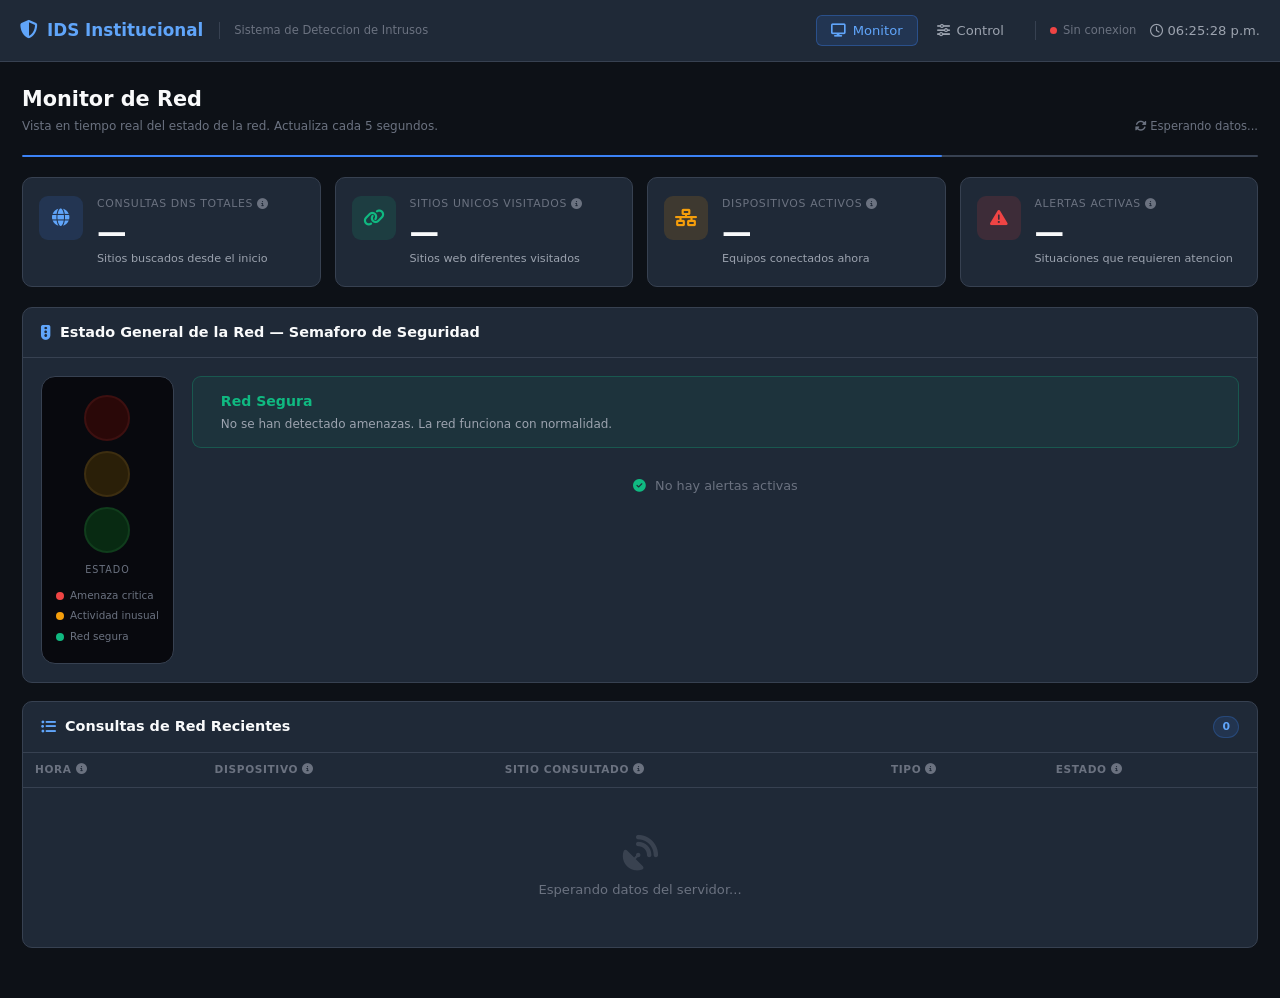
<file: index.html>
<!DOCTYPE html>
<html lang="es">
<head>
<meta charset="UTF-8">
<meta name="viewport" content="width=device-width, initial-scale=1.0">
<title>IDS Institucional — Dashboard</title>
<link rel="stylesheet" href="https://cdnjs.cloudflare.com/ajax/libs/font-awesome/6.5.0/css/all.min.css">
<link rel="stylesheet" href="css/styles.css">
</head>
<body>

<!-- ─── Navbar ───────────────────────────────────────────────────────────────── -->
<nav class="navbar">
  <a class="brand" href="#">
    <i class="fas fa-shield-halved"></i>
    IDS Institucional
  </a>
  <span class="brand-sub">Sistema de Deteccion de Intrusos</span>

  <div class="nav-tabs">
    <button class="tab-btn active" id="tab-monitor" onclick="switchView('monitor')">
      <i class="fas fa-display"></i> Monitor
    </button>
    <button class="tab-btn" id="tab-control" onclick="switchView('control')">
      <i class="fas fa-sliders"></i> Control
    </button>
  </div>

  <div class="navbar-right">
    <div class="conn-pill">
      <div class="conn-dot ok" id="conn-dot"></div>
      <span id="conn-lbl">Conectando...</span>
    </div>
    <div class="clock"><i class="far fa-clock"></i> <span id="clock">--:--:--</span></div>
  </div>
</nav>

<!-- ─── Toasts ────────────────────────────────────────────────────────────────── -->
<div class="toast-wrap" id="toasts"></div>

<!-- ─── Modal ────────────────────────────────────────────────────────────────── -->
<div class="backdrop" id="backdrop">
  <div class="modal">
    <div class="modal-ttl" id="m-ttl">
      <i class="fas fa-triangle-exclamation"></i> Confirmar accion
    </div>
    <div class="modal-body" id="m-body">Esta accion es irreversible. Desea continuar?</div>
    <div class="modal-acts">
      <button class="btn btn-ghost" onclick="closeModal()">Cancelar</button>
      <button class="btn btn-danger" id="m-ok">Confirmar</button>
    </div>
  </div>
</div>

<!-- ─── Main ──────────────────────────────────────────────────────────────────── -->
<main class="main">

  <!-- ════════════════════════════════════════════════════════════════════════
       MONITOR VIEW
  ═══════════════════════════════════════════════════════════════════════════ -->
  <div id="view-monitor" class="view active">

    <div class="page-hdr">
      <div>
        <h1>Monitor de Red</h1>
        <p>Vista en tiempo real del estado de la red. Actualiza cada 5 segundos.</p>
      </div>
      <div class="last-upd" id="last-upd">
        <i class="fas fa-rotate"></i> Esperando datos...
      </div>
    </div>

    <div class="prog-bar"><div class="prog-fill" id="prog" style="width:100%"></div></div>

    <!-- Stats -->
    <div class="stats-grid">

      <div class="stat-card">
        <div class="stat-ico ico-blue"><i class="fas fa-globe"></i></div>
        <div>
          <div class="stat-lbl">
            <span class="tip-wrap">
              Consultas DNS totales
              <i class="fas fa-circle-info tip-ico"></i>
              <span class="tip-box">Numero de veces que los dispositivos buscaron una direccion en Internet desde que el sistema esta activo.</span>
            </span>
          </div>
          <div class="stat-val" id="s-dns">—</div>
          <div class="stat-desc">Sitios buscados desde el inicio</div>
        </div>
      </div>

      <div class="stat-card">
        <div class="stat-ico ico-green"><i class="fas fa-link"></i></div>
        <div>
          <div class="stat-lbl">
            <span class="tip-wrap">
              Sitios unicos visitados
              <i class="fas fa-circle-info tip-ico"></i>
              <span class="tip-box">Cantidad de sitios web o servicios de Internet distintos a los que se conectaron los equipos.</span>
            </span>
          </div>
          <div class="stat-val" id="s-dom">—</div>
          <div class="stat-desc">Sitios web diferentes visitados</div>
        </div>
      </div>

      <div class="stat-card">
        <div class="stat-ico ico-yellow"><i class="fas fa-network-wired"></i></div>
        <div>
          <div class="stat-lbl">
            <span class="tip-wrap">
              Dispositivos activos
              <i class="fas fa-circle-info tip-ico"></i>
              <span class="tip-box">Equipos (computadoras, celulares, impresoras, etc.) que estan generando trafico de red en este momento.</span>
            </span>
          </div>
          <div class="stat-val" id="s-ips">—</div>
          <div class="stat-desc">Equipos conectados ahora</div>
        </div>
      </div>

      <div class="stat-card">
        <div class="stat-ico ico-red"><i class="fas fa-triangle-exclamation"></i></div>
        <div>
          <div class="stat-lbl">
            <span class="tip-wrap">
              Alertas activas
              <i class="fas fa-circle-info tip-ico"></i>
              <span class="tip-box">Situaciones sospechosas o peligrosas que el sistema detecto y que requieren atencion del administrador.</span>
            </span>
          </div>
          <div class="stat-val" id="s-alr">—</div>
          <div class="stat-desc">Situaciones que requieren atencion</div>
        </div>
      </div>

    </div>

    <!-- Traffic light -->
    <div class="card">
      <div class="card-hdr">
        <i class="fas fa-traffic-light" style="color:var(--blue2)"></i>
        <span class="card-title">Estado General de la Red — Semaforo de Seguridad</span>
      </div>
      <div class="card-body">
        <div class="tl-section">

          <div class="tl-casing">
            <div class="light l-red"    id="l-red"></div>
            <div class="light l-yellow" id="l-yellow"></div>
            <div class="light l-green"  id="l-green"></div>
            <div class="tl-label">Estado</div>
            <div class="tl-legend">
              <div class="tl-legend-item"><span class="tl-dot tl-dot-red"></span>Amenaza critica</div>
              <div class="tl-legend-item"><span class="tl-dot tl-dot-yellow"></span>Actividad inusual</div>
              <div class="tl-legend-item"><span class="tl-dot tl-dot-green"></span>Red segura</div>
            </div>
          </div>

          <div class="tl-info">
            <div class="status-banner green" id="sb">
              <i class="fas fa-shield-check sb-icon" id="sb-ico"></i>
              <div>
                <div class="sb-title" id="sb-ttl">Red Segura</div>
                <div class="sb-desc"  id="sb-desc">No se han detectado amenazas. La red funciona con normalidad.</div>
              </div>
            </div>
            <div class="alerts-list" id="alerts-list">
              <div class="no-alerts">
                <i class="fas fa-circle-check" style="color:var(--green);margin-right:5px;"></i>
                No hay alertas activas
              </div>
            </div>
          </div>

        </div>
      </div>
    </div>

    <!-- DNS table -->
    <div class="card">
      <div class="card-hdr">
        <i class="fas fa-list-ul" style="color:var(--blue2)"></i>
        <span class="card-title">Consultas de Red Recientes</span>
        <span class="card-badge" id="q-count">0</span>
      </div>
      <div class="tbl-wrap">
        <table>
          <thead>
            <tr>
              <th><span class="tip-wrap">Hora <i class="fas fa-circle-info tip-ico"></i><span class="tip-box">Momento exacto en que el dispositivo hizo la consulta.</span></span></th>
              <th><span class="tip-wrap">Dispositivo <i class="fas fa-circle-info tip-ico"></i><span class="tip-box">Identificador del equipo dentro de la red que realizo la consulta.</span></span></th>
              <th><span class="tip-wrap">Sitio consultado <i class="fas fa-circle-info tip-ico"></i><span class="tip-box">Pagina web o servicio al que intento acceder el dispositivo.</span></span></th>
              <th><span class="tip-wrap">Tipo <i class="fas fa-circle-info tip-ico"></i><span class="tip-box">Clase de consulta. "A" significa busqueda de un sitio web por nombre.</span></span></th>
              <th><span class="tip-wrap">Estado <i class="fas fa-circle-info tip-ico"></i><span class="tip-box">Normal = sin riesgo. No autorizado = dispositivo fuera de la lista blanca.</span></span></th>
            </tr>
          </thead>
          <tbody id="dns-body">
            <tr><td colspan="5"><div class="empty"><i class="fas fa-satellite-dish"></i><p>Esperando datos del servidor...</p></div></td></tr>
          </tbody>
        </table>
      </div>
    </div>

  </div><!-- /view-monitor -->


  <!-- ════════════════════════════════════════════════════════════════════════
       CONTROL VIEW
  ═══════════════════════════════════════════════════════════════════════════ -->
  <div id="view-control" class="view">

    <div class="page-hdr">
      <div>
        <h1>Panel de Control</h1>
        <p>Administracion de listas de acceso y configuracion del sistema IDS.</p>
      </div>
    </div>

    <div class="ctrl-grid">

      <!-- Whitelist add -->
      <div class="card">
        <div class="card-hdr">
          <i class="fas fa-shield-check" style="color:var(--green)"></i>
          <span class="card-title">Agregar a Lista Blanca</span>
        </div>
        <div class="card-body">
          <p style="font-size:.76rem;color:var(--txt3);margin-bottom:13px;">
            Los equipos en esta lista son de confianza. El sistema no generara alertas cuando se conecten.
          </p>

          <div class="fgroup">
            <label class="flabel"><i class="fas fa-tags"></i> Tipo de entrada</label>
            <div class="type-sel">
              <button class="type-tag sel" data-wlt="ip" onclick="selWlType(this)">
                <i class="fas fa-circle-nodes"></i> Direccion IP
              </button>
              <button class="type-tag" data-wlt="mac" onclick="selWlType(this)">
                <i class="fas fa-microchip"></i> MAC Address
              </button>
            </div>
            <div class="fhelper">Elija si identificara el equipo por su direccion IP (numero que lo ubica en la red) o por su MAC (codigo unico grabado en el hardware del dispositivo).</div>
          </div>

          <div class="fgroup">
            <label class="flabel" for="wl-val"><i class="fas fa-keyboard"></i> Valor</label>
            <input class="finput" id="wl-val" type="text"
              placeholder="Ej: 192.168.1.100" autocomplete="off">
            <div class="fhelper" id="wl-help">Ingrese la direccion IP del dispositivo a autorizar. Puede verla en Configuracion de red del equipo.</div>
          </div>

          <div class="fgroup">
            <label class="flabel" for="wl-desc"><i class="fas fa-comment"></i> Descripcion (opcional)</label>
            <input class="finput" id="wl-desc" type="text"
              placeholder="Ej: Laptop del director, Impresora sala A">
            <div class="fhelper">Escriba un nombre que le ayude a identificar este equipo mas adelante, por ejemplo su ubicacion o quien lo usa.</div>
          </div>

          <button class="btn btn-ok btn-full" onclick="addWhitelist()">
            <i class="fas fa-plus"></i> Agregar a lista blanca
          </button>
        </div>
      </div>

      <!-- Blacklist add -->
      <div class="card">
        <div class="card-hdr">
          <i class="fas fa-ban" style="color:var(--red)"></i>
          <span class="card-title">Agregar a Lista Negra</span>
        </div>
        <div class="card-body">
          <p style="font-size:.76rem;color:var(--txt3);margin-bottom:13px;">
            Cualquier equipo con estas IPs generara una alerta critica automaticamente al conectarse.
          </p>

          <div class="fgroup">
            <label class="flabel" for="bl-ip"><i class="fas fa-circle-nodes"></i> Direccion IP a bloquear</label>
            <input class="finput" id="bl-ip" type="text"
              placeholder="Ej: 203.0.113.45" autocomplete="off">
            <div class="fhelper">Escriba la IP del equipo o servidor que desea vigilar. Puede obtenerla del reporte de alertas o de la tabla de consultas DNS.</div>
          </div>

          <div class="fgroup">
            <label class="flabel" for="bl-reason"><i class="fas fa-clipboard"></i> Motivo del bloqueo</label>
            <input class="finput" id="bl-reason" type="text"
              placeholder="Ej: IP asociada a malware detectado">
            <div class="fhelper">Escriba brevemente por que bloquea esta IP. Esto quedara registrado para que otros administradores entiendan el motivo.</div>
          </div>

          <div class="fgroup">
            <label class="flabel" for="bl-sev"><i class="fas fa-gauge"></i> Nivel de amenaza</label>
            <select class="fselect" id="bl-sev">
              <option value="high">Alto — Bloqueo inmediato</option>
              <option value="medium">Medio — Monitorear y alertar</option>
              <option value="low">Bajo — Solo registrar</option>
            </select>
            <div class="fhelper">Alto: el sistema bloquea de inmediato cualquier comunicacion. Medio: genera alerta pero permite el trafico. Bajo: solo deja un registro sin interrumpir.</div>
          </div>

          <button class="btn btn-danger btn-full" onclick="addBlacklist()">
            <i class="fas fa-ban"></i> Agregar a lista negra
          </button>
        </div>
      </div>

    </div><!-- /ctrl-grid -->

    <div class="ctrl-grid">

      <!-- Admin config -->
      <div class="card">
        <div class="card-hdr">
          <i class="fas fa-gear" style="color:var(--yellow)"></i>
          <span class="card-title">Configuracion del Sistema</span>
        </div>
        <div class="card-body">

          <div class="fgroup">
            <label class="flabel" for="adm-email"><i class="fas fa-envelope"></i> Correo del administrador</label>
            <input class="finput" id="adm-email" type="email"
              placeholder="admin@institucion.edu" autocomplete="off">
            <div class="fhelper">Cuando el sistema detecte una amenaza grave, enviara un aviso automatico a este correo. Asegurese de que sea una cuenta que revise con frecuencia.</div>
          </div>

          <button class="btn btn-primary btn-full" onclick="saveEmail()" style="margin-bottom:14px;">
            <i class="fas fa-floppy-disk"></i> Guardar correo
          </button>

          <div class="divider"></div>

          <div style="margin-bottom:10px;">
            <div style="font-size:.84rem;font-weight:600;margin-bottom:3px;">Gestion de registros</div>
            <div style="font-size:.73rem;color:var(--txt3);">
              Elimina todos los registros de eventos del sistema. Esta accion es permanente e irreversible.
            </div>
          </div>

          <button class="btn btn-warn btn-full" onclick="confirmClearLogs()">
            <i class="fas fa-trash-can"></i> Limpiar todos los logs
          </button>

        </div>
      </div>

      <!-- System status -->
      <div class="card">
        <div class="card-hdr">
          <i class="fas fa-server" style="color:var(--blue2)"></i>
          <span class="card-title">Estado del Sistema</span>
        </div>
        <div class="card-body">
          <div class="sys-row">
            <span class="sys-row-lbl"><i class="fas fa-plug"></i> API Backend</span>
            <span class="badge b-ok" id="api-badge"><i class="fas fa-circle"></i> En linea</span>
          </div>
          <div class="sys-row">
            <span class="sys-row-lbl"><i class="fas fa-rotate"></i> Actualizacion automatica</span>
            <span class="badge b-info"><i class="fas fa-circle"></i> Cada 5 seg</span>
          </div>
          <div class="sys-row">
            <span class="sys-row-lbl"><i class="fas fa-shield"></i> Modo proteccion</span>
            <span class="badge b-ok"><i class="fas fa-circle"></i> Activo</span>
          </div>
          <div class="sys-row">
            <span class="sys-row-lbl"><i class="fas fa-calendar"></i> Ultima sincronizacion</span>
            <span style="font-size:.74rem;color:var(--txt3);" id="ctrl-upd">—</span>
          </div>
          <div class="sys-row">
            <span class="sys-row-lbl"><i class="fas fa-location-dot"></i> Servidor</span>
            <span class="code-tag">192.168.1.80:5000</span>
          </div>
        </div>
      </div>

    </div><!-- /ctrl-grid -->

    <!-- Whitelist table -->
    <div class="card">
      <div class="card-hdr">
        <i class="fas fa-list-check" style="color:var(--green)"></i>
        <span class="card-title">Lista Blanca Actual</span>
        <span class="card-badge" id="wl-count">0 entradas</span>
        <button class="btn btn-ghost btn-sm" style="margin-left:auto;" onclick="loadWhitelist()">
          <i class="fas fa-rotate"></i> Actualizar
        </button>
      </div>
      <div class="tbl-wrap">
        <table>
          <thead>
            <tr>
              <th>Tipo</th>
              <th>Valor</th>
              <th>Descripcion</th>
              <th>Fecha de alta</th>
              <th style="text-align:center;">Accion</th>
            </tr>
          </thead>
          <tbody id="wl-body">
            <tr><td colspan="5"><div class="empty"><i class="fas fa-list-check"></i><p>Cargando lista blanca...</p></div></td></tr>
          </tbody>
        </table>
      </div>
    </div>

    <!-- Blacklist table -->
    <div class="card">
      <div class="card-hdr">
        <i class="fas fa-ban" style="color:var(--red)"></i>
        <span class="card-title">Lista Negra Actual</span>
        <span class="card-badge" id="bl-count">0 entradas</span>
        <button class="btn btn-ghost btn-sm" style="margin-left:auto;" onclick="loadBlacklist()">
          <i class="fas fa-rotate"></i> Actualizar
        </button>
      </div>
      <div class="tbl-wrap">
        <table>
          <thead>
            <tr>
              <th>IP</th>
              <th>Motivo del bloqueo</th>
              <th>Nivel de amenaza</th>
              <th>Fecha de alta</th>
              <th style="text-align:center;">Accion</th>
            </tr>
          </thead>
          <tbody id="bl-body">
            <tr><td colspan="5"><div class="empty"><i class="fas fa-ban"></i><p>Cargando lista negra...</p></div></td></tr>
          </tbody>
        </table>
      </div>
    </div>

  </div><!-- /view-control -->

</main>

<script src="js/app.js"></script>
</body>
</html>
</file>
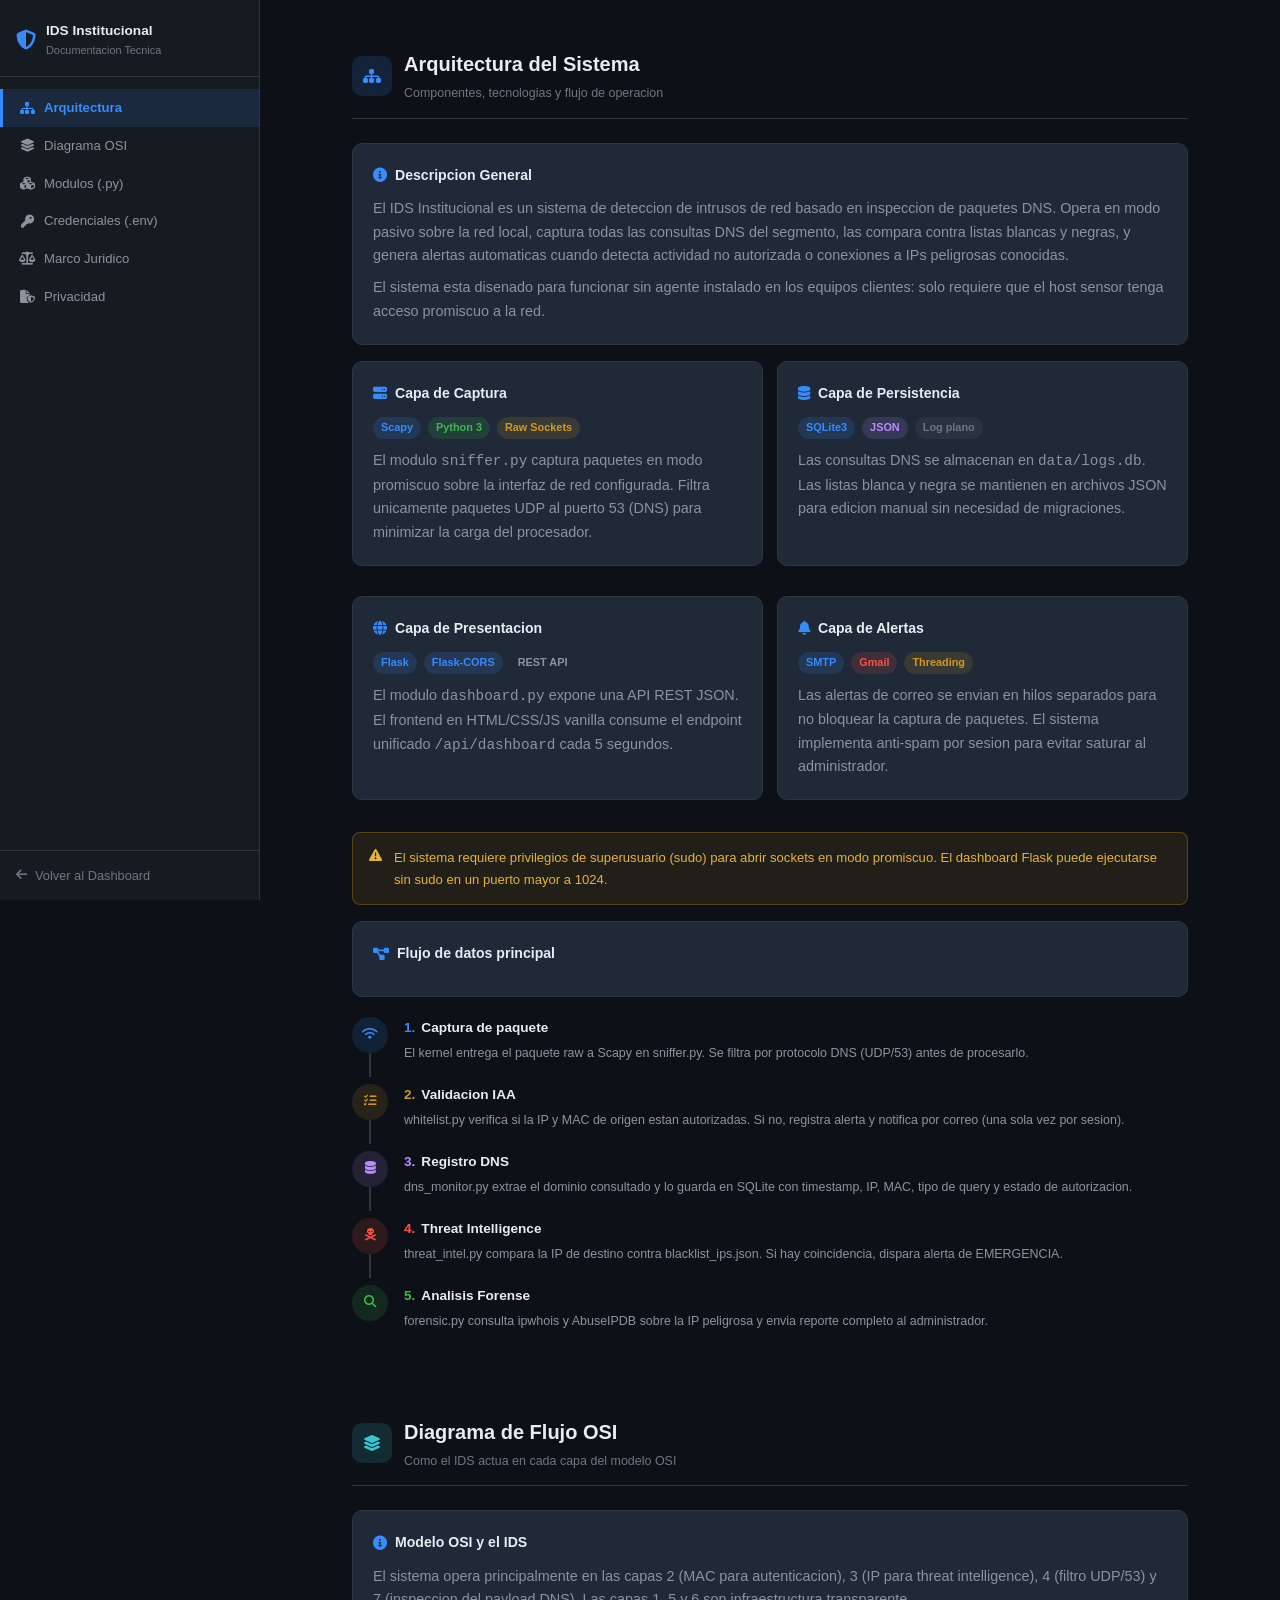
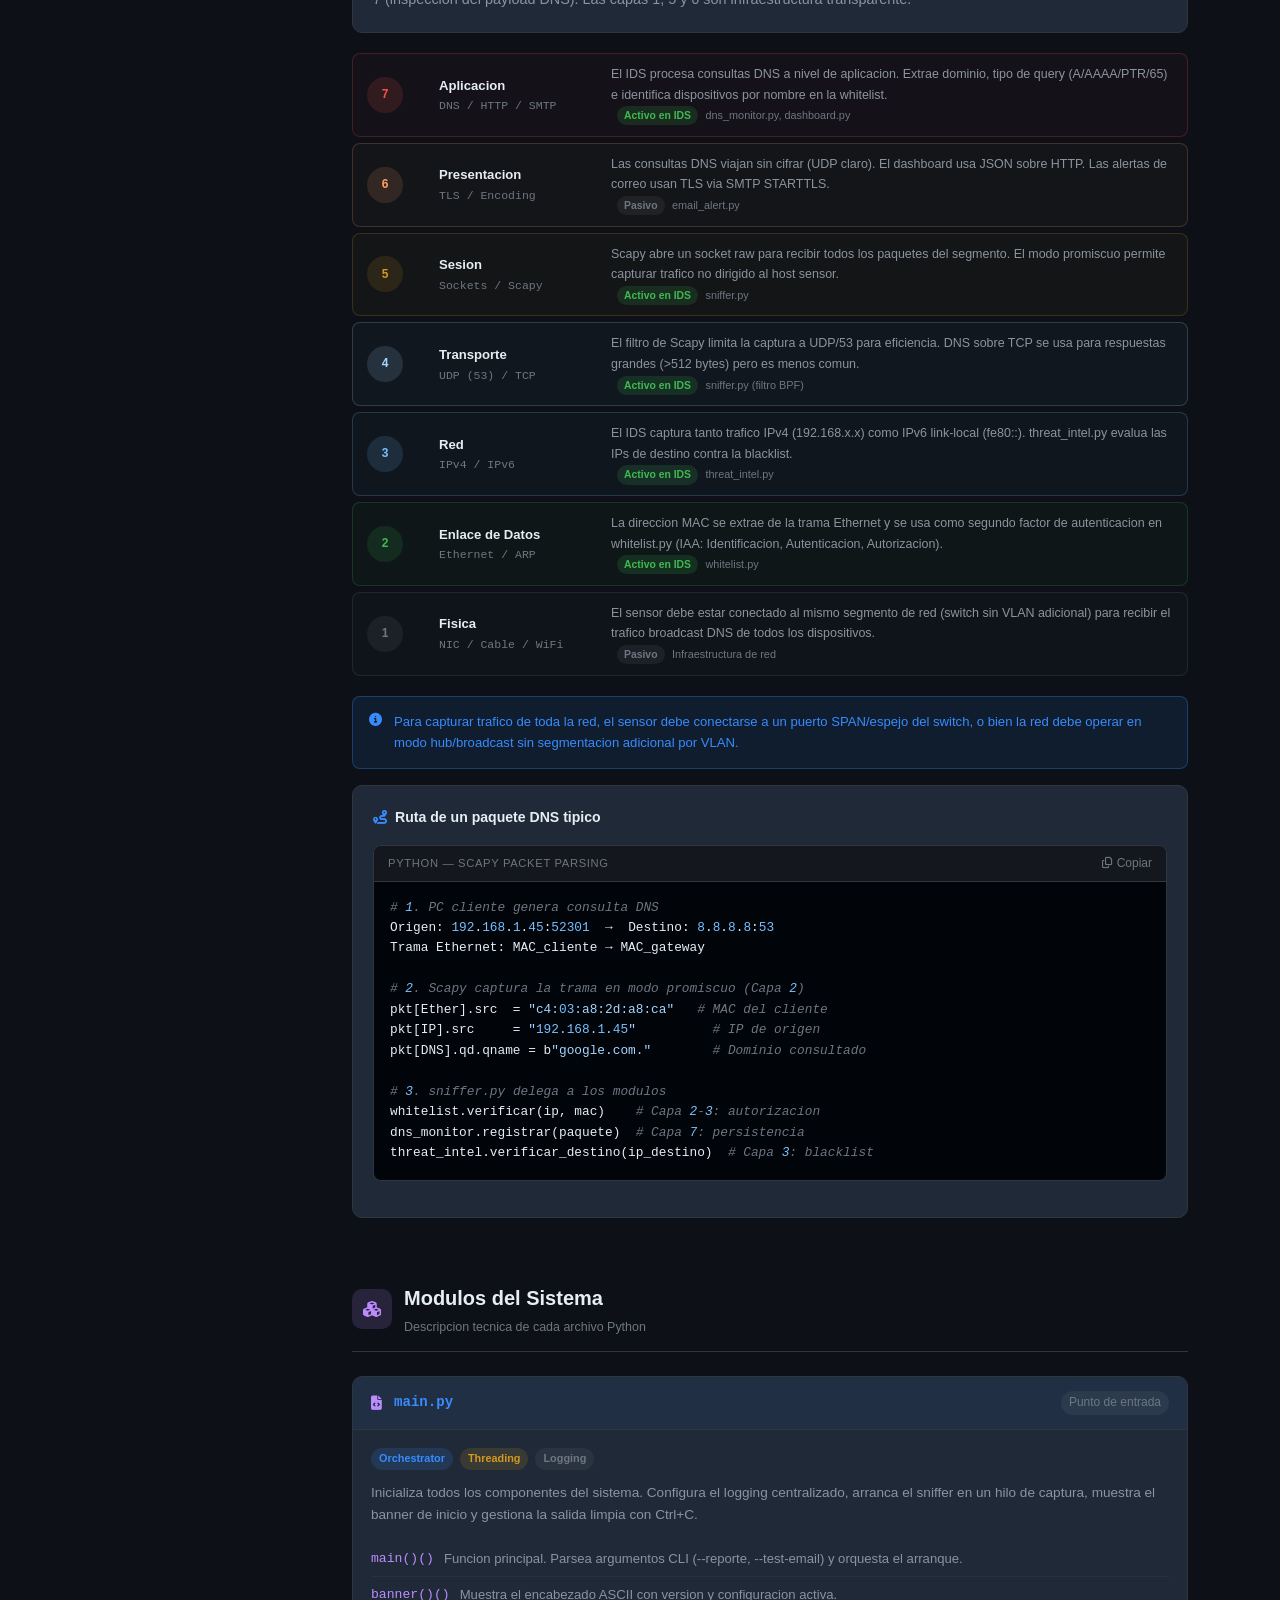
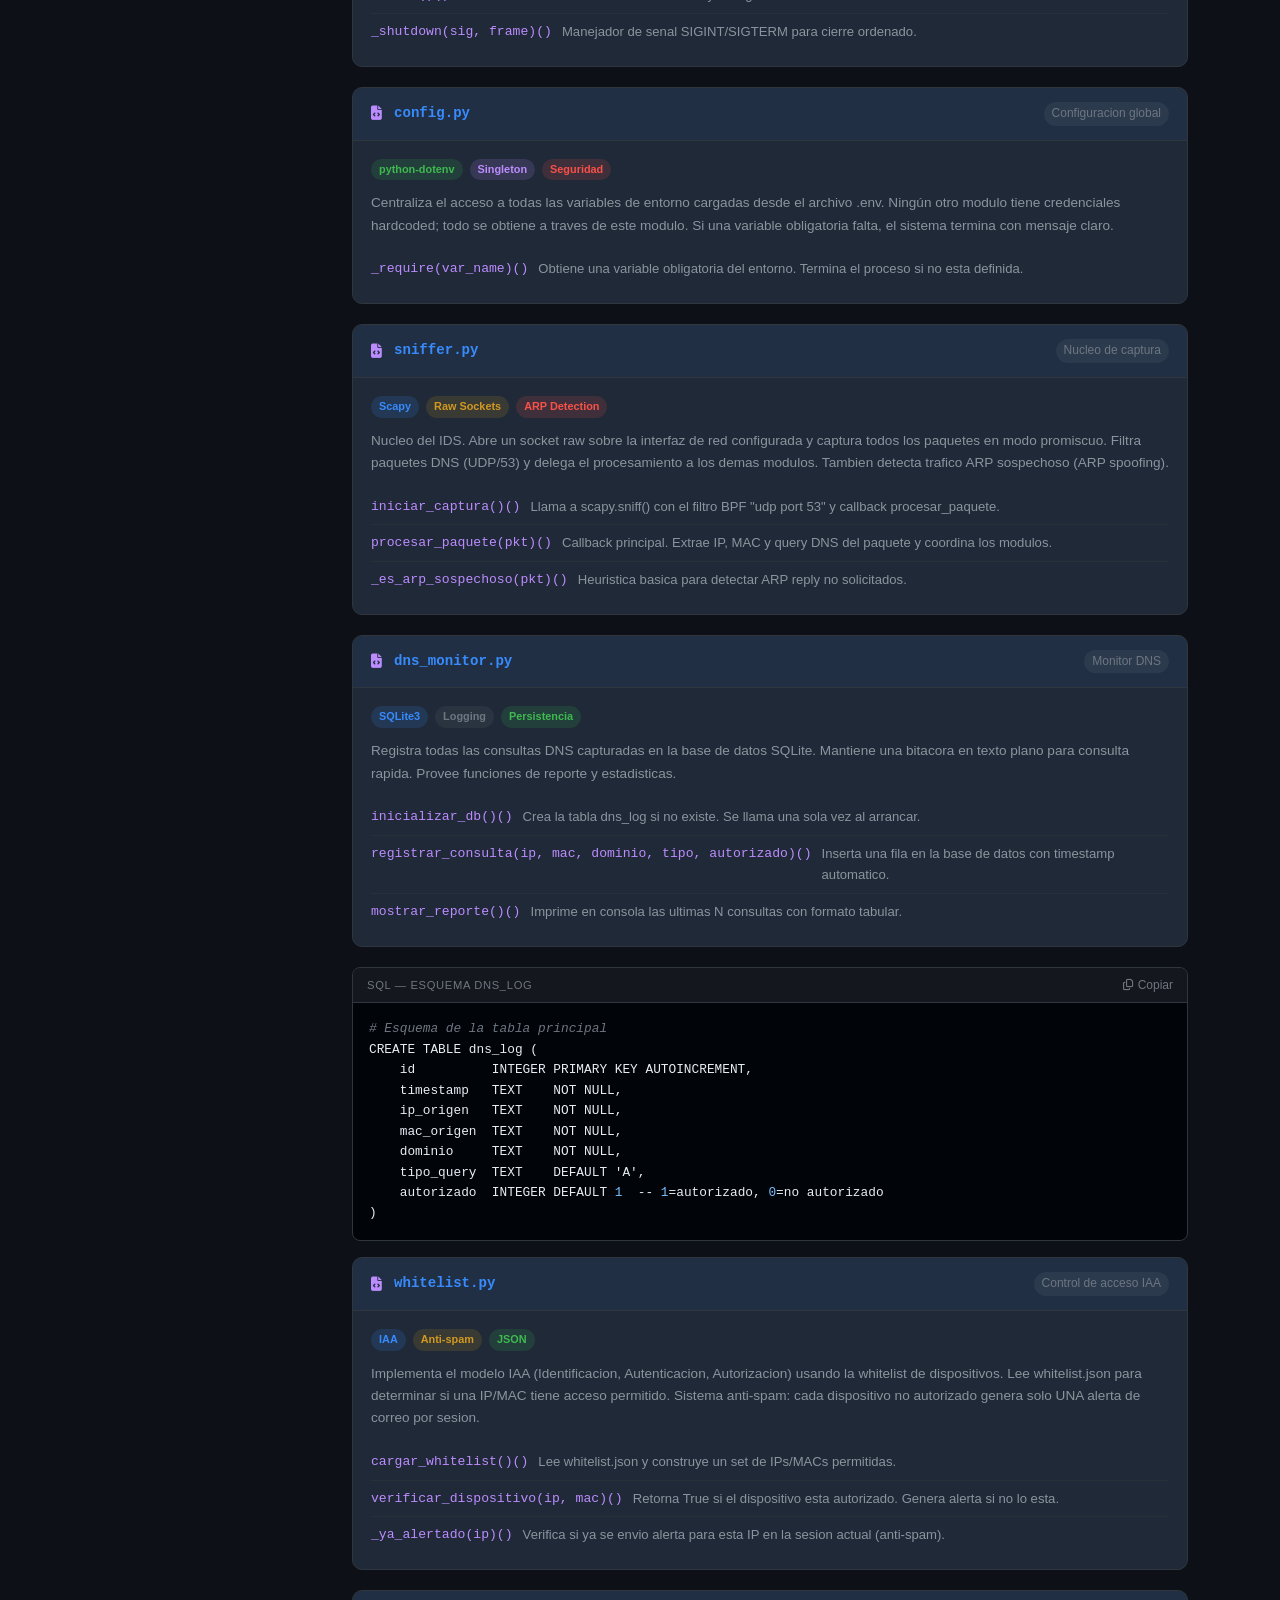
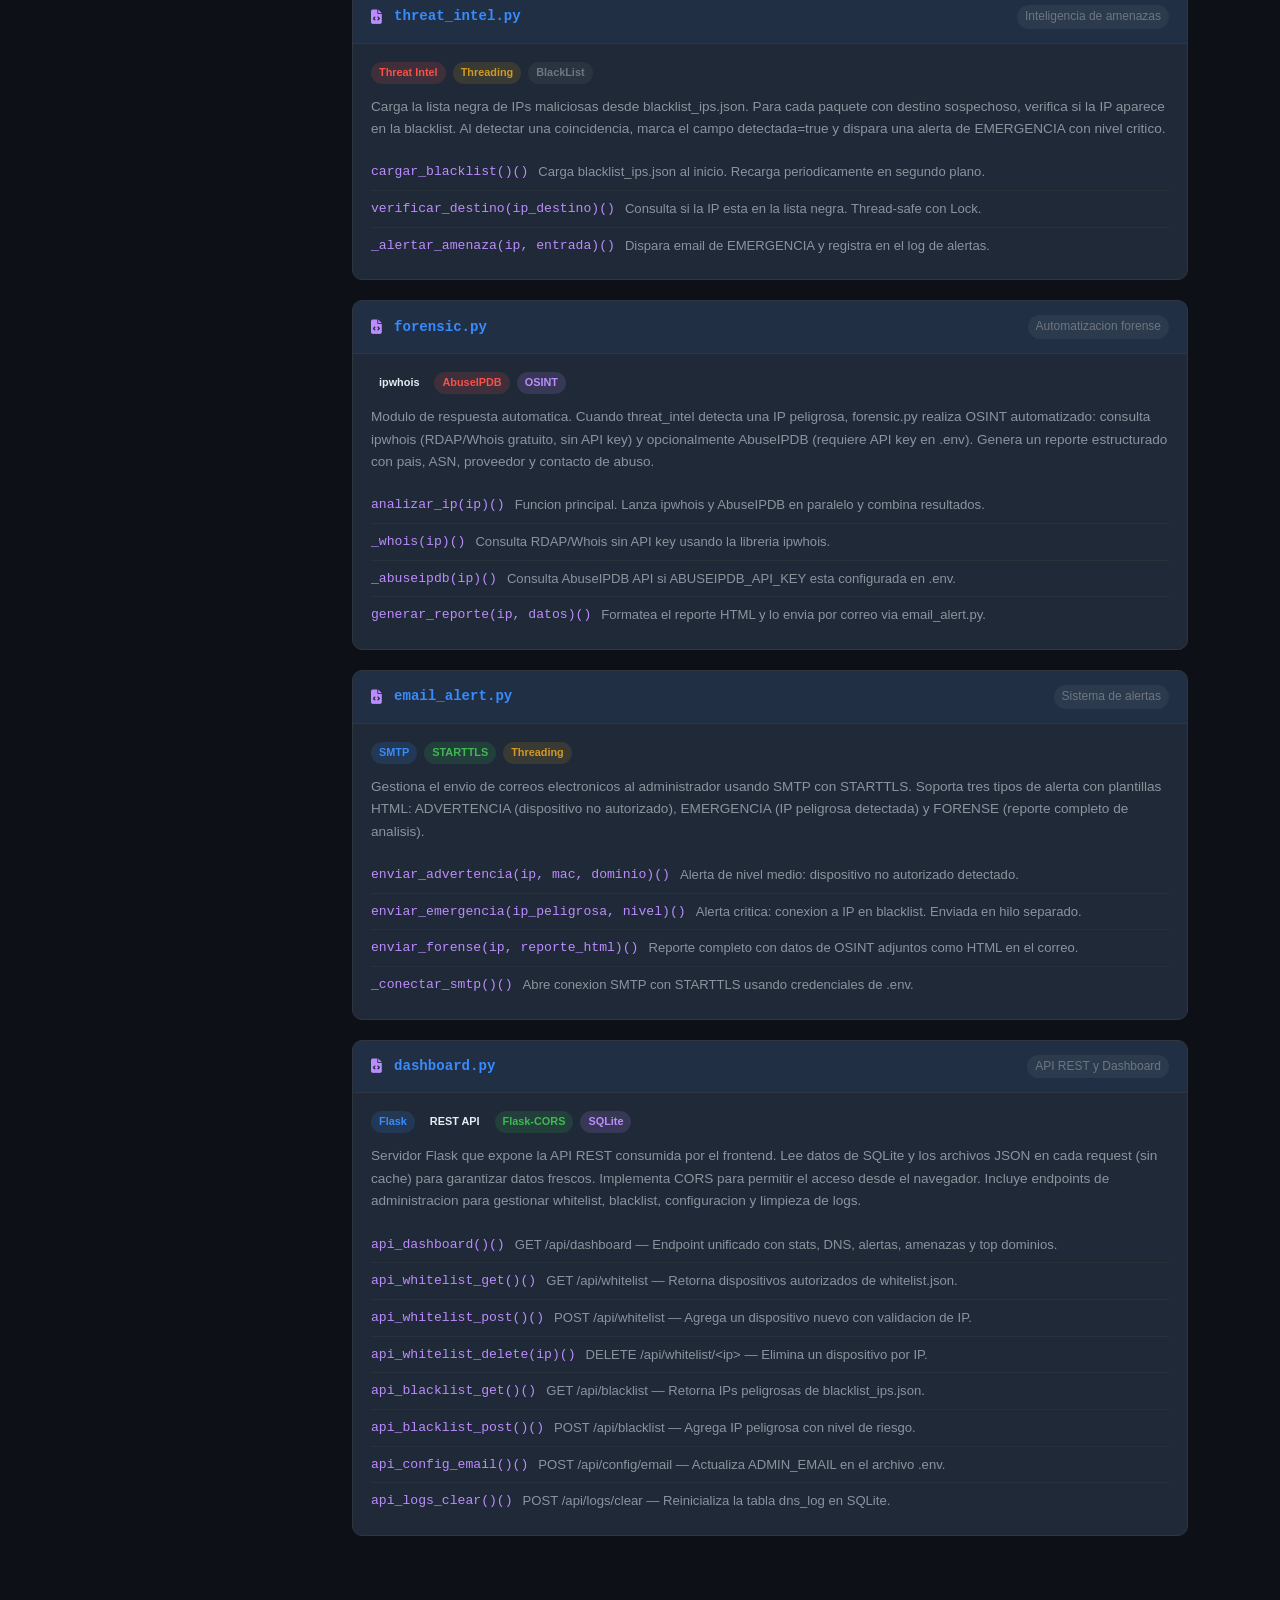
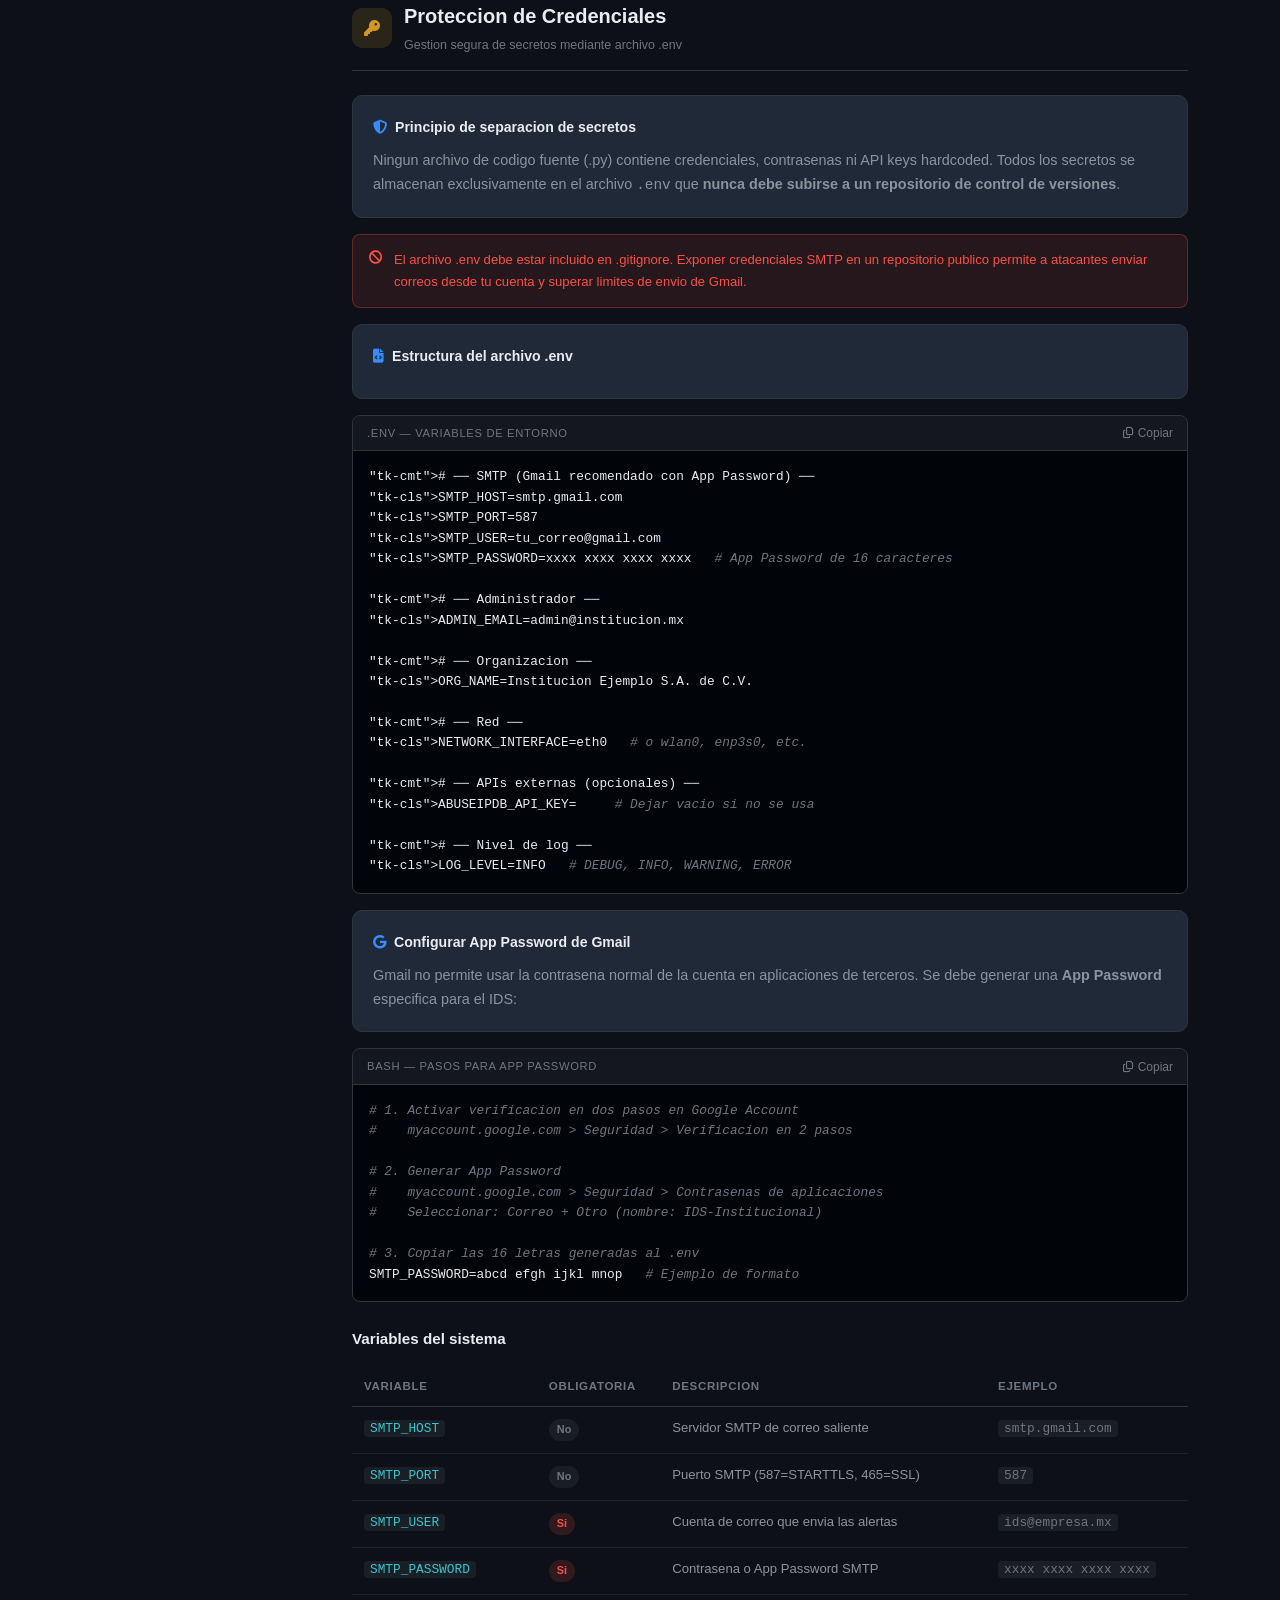
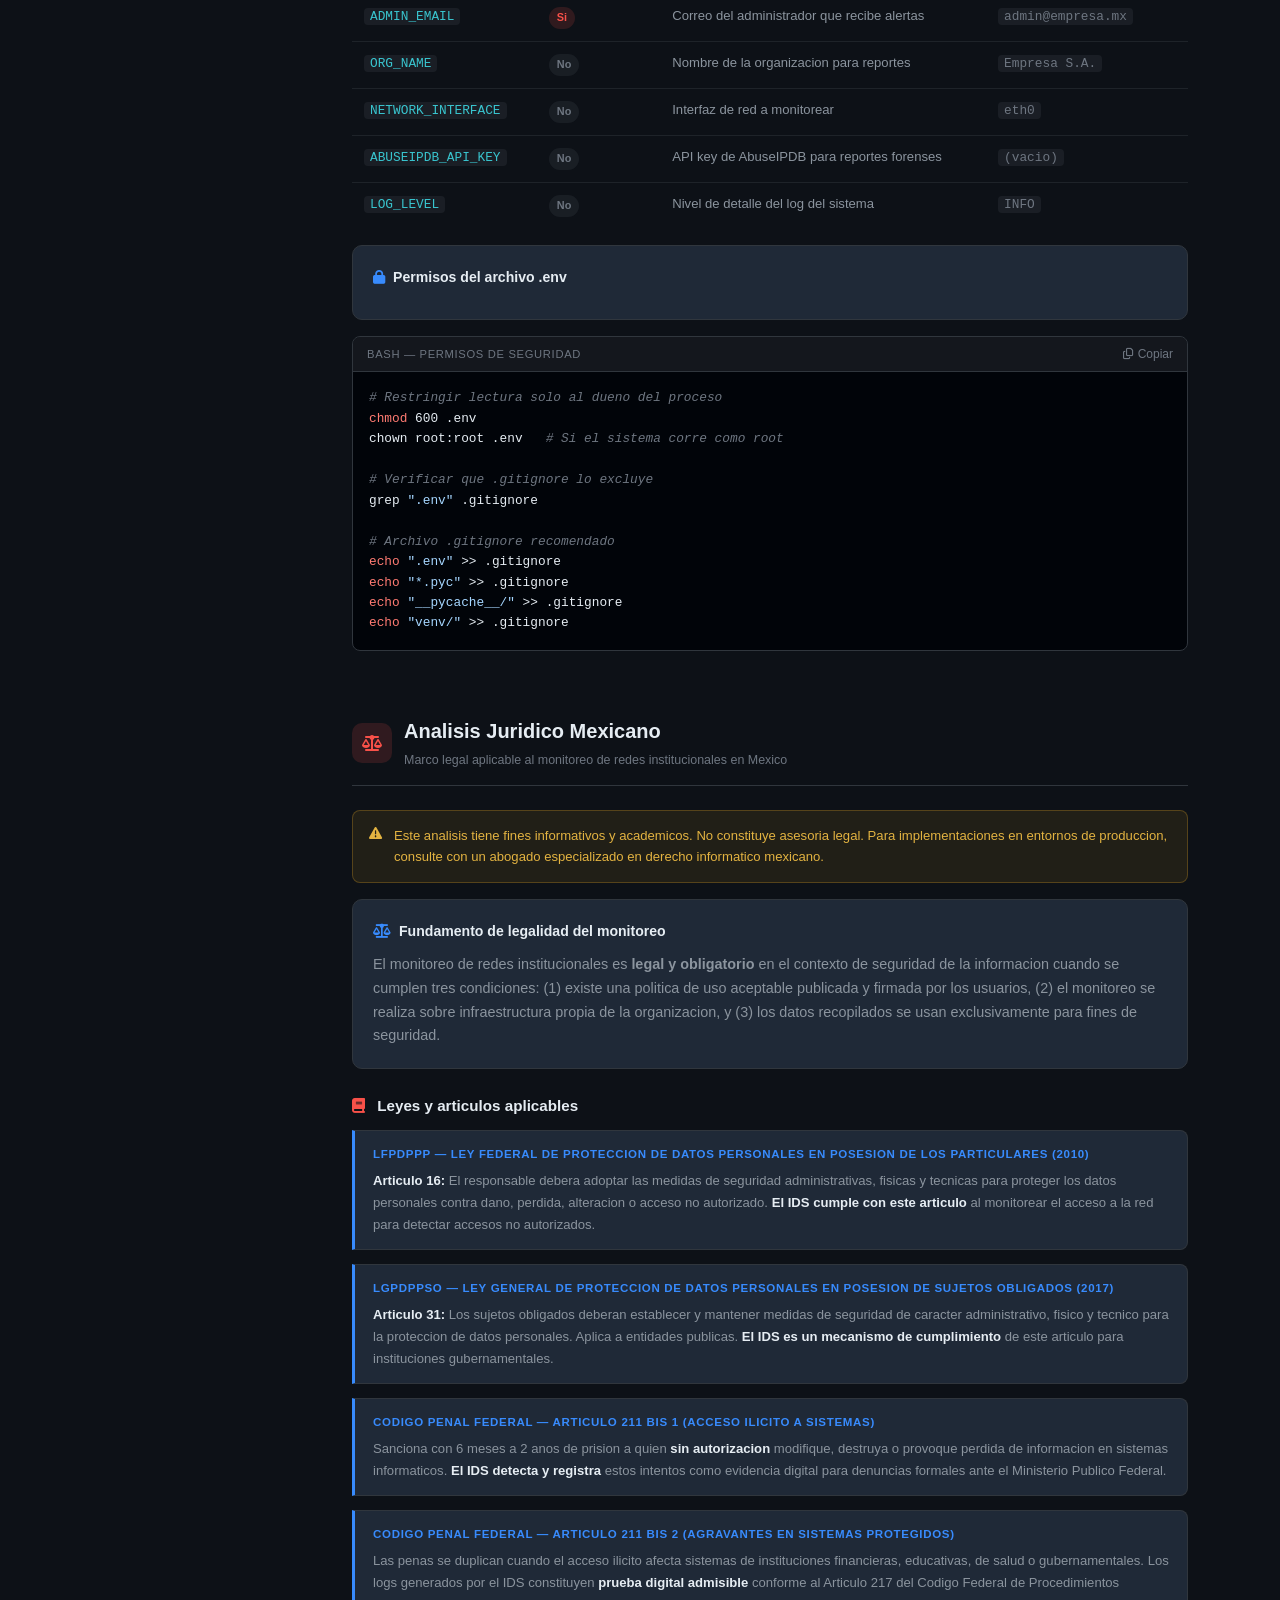
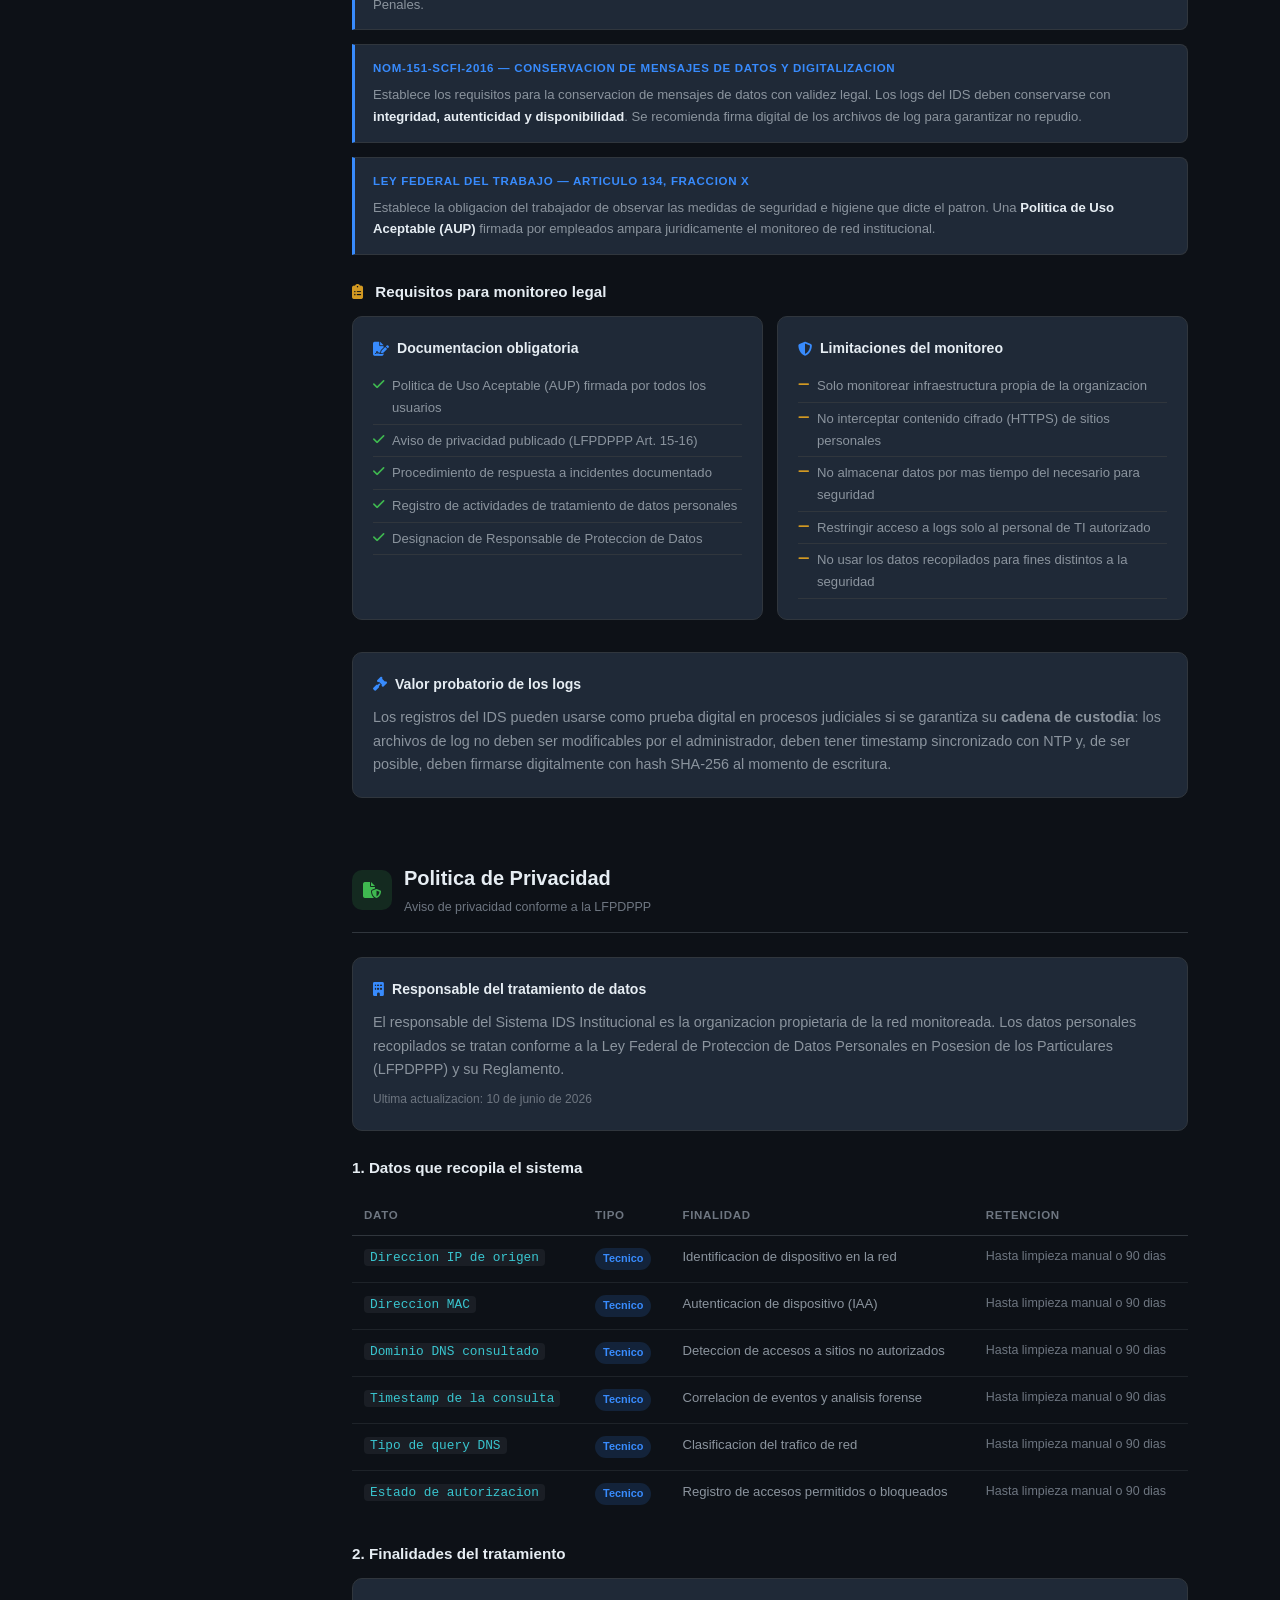
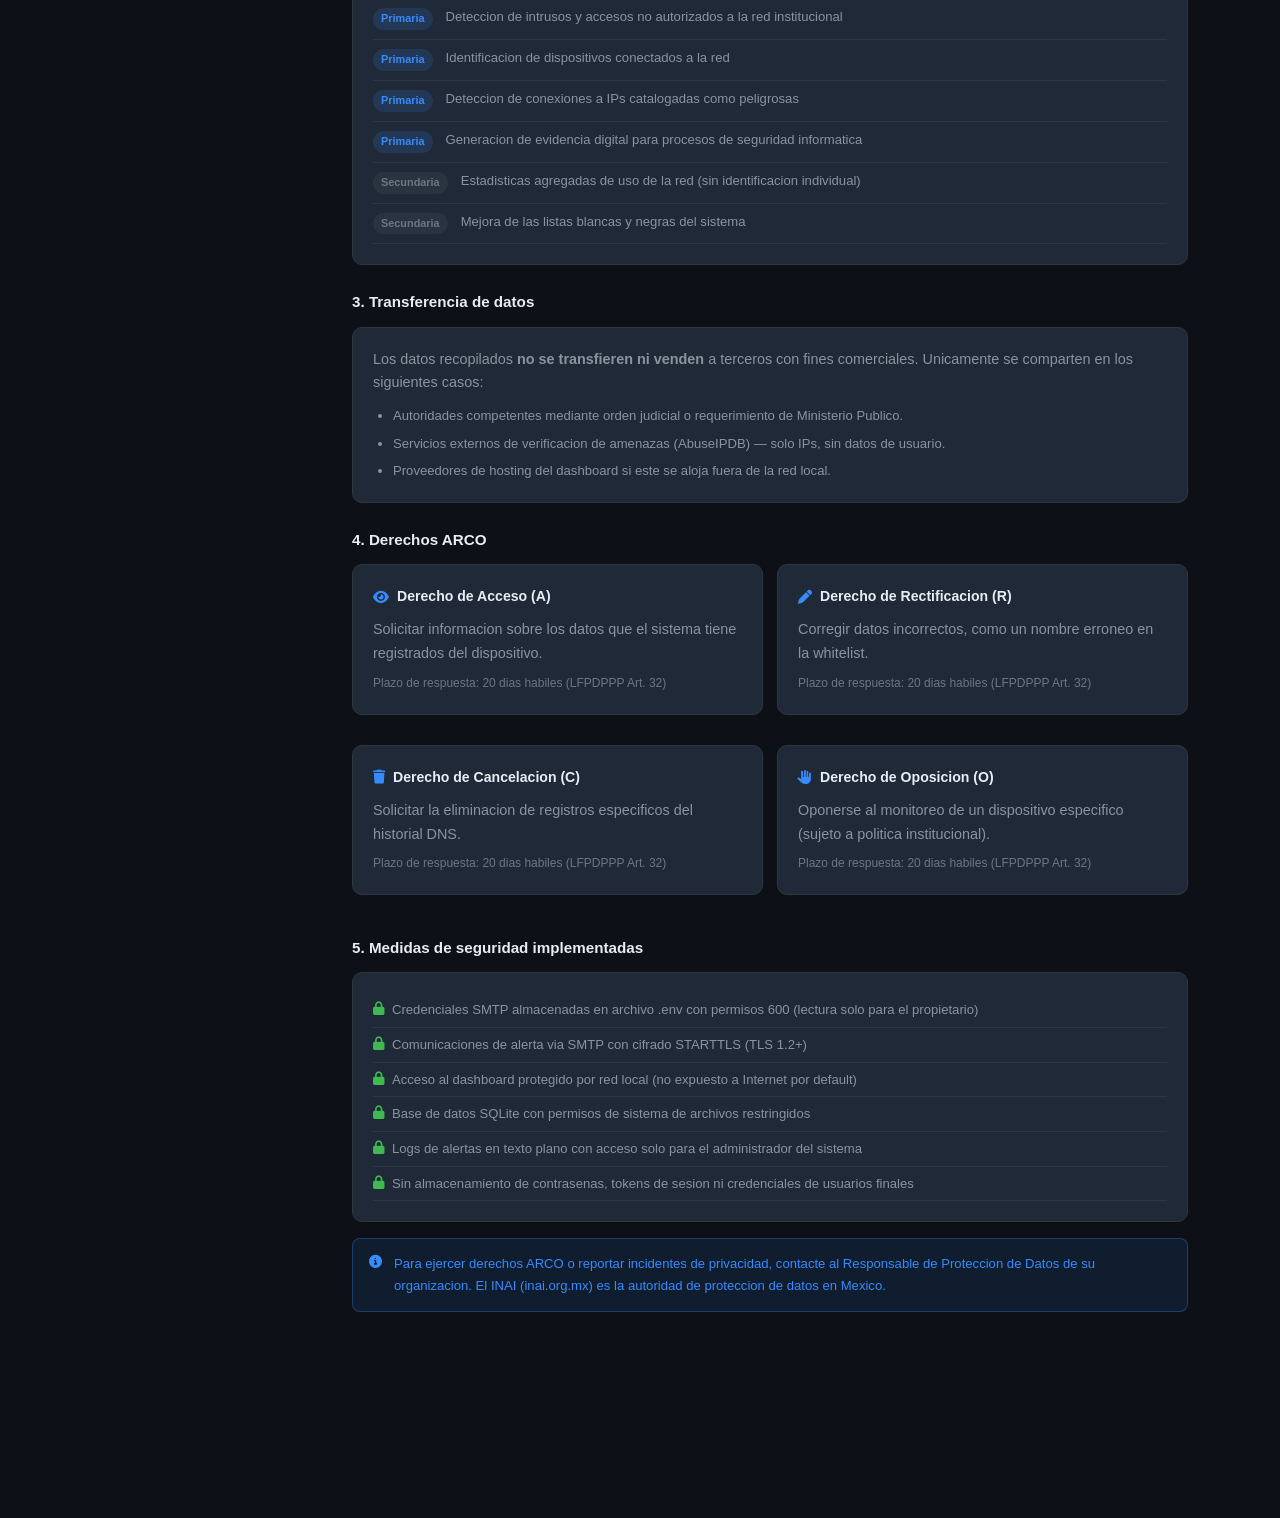
<file: docs/index.html>
<!DOCTYPE html>
<html lang="es">
<head>
<meta charset="UTF-8">
<meta name="viewport" content="width=device-width, initial-scale=1.0">
<title>IDS Institucional — Documentacion Tecnica</title>
<link rel="stylesheet" href="https://cdnjs.cloudflare.com/ajax/libs/font-awesome/6.5.0/css/all.min.css">
<link rel="stylesheet" href="css/docs.css">
</head>
<body>

<div class="layout">

  <!-- ── Sidebar ── -->
  <aside class="sidebar" id="sidebar">
    <div class="sidebar-brand">
      <i class="fas fa-shield-halved"></i>
      <div>
        <div class="brand-name">IDS Institucional</div>
        <div class="brand-sub">Documentacion Tecnica</div>
      </div>
    </div>
    <nav class="sidebar-nav" id="sidebar-nav"></nav>
    <div class="sidebar-footer">
      <a href="../index.html" class="back-link">
        <i class="fas fa-arrow-left"></i> Volver al Dashboard
      </a>
    </div>
  </aside>

  <!-- ── Toggle sidebar mobile ── -->
  <button class="sidebar-toggle" id="sidebar-toggle" aria-label="Menu">
    <i class="fas fa-bars"></i>
  </button>

  <!-- ── Main content ── -->
  <main class="main-content" id="main-content">
    <div class="content-inner" id="content-root"></div>
  </main>

</div>

<script src="js/docs.js"></script>
</body>
</html>
</file>
<file: css/styles.css>
*, *::before, *::after { box-sizing: border-box; margin: 0; padding: 0; }

:root {
  --bg:       #0d1117;
  --card:     #1f2937;
  --card2:    #161b24;
  --border:   #374151;
  --txt:      #f9fafb;
  --txt2:     #9ca3af;
  --txt3:     #6b7280;
  --blue:     #3b82f6;
  --blue2:    #60a5fa;
  --green:    #10b981;
  --yellow:   #f59e0b;
  --red:      #ef4444;
  --nav-h:    62px;
}

body {
  font-family: 'Segoe UI', system-ui, -apple-system, sans-serif;
  background: var(--bg);
  color: var(--txt);
  min-height: 100vh;
  line-height: 1.5;
  font-size: 14px;
}

/* ─── Scrollbar ─────────────────────────────────────────────────────────────── */
::-webkit-scrollbar { width: 6px; height: 6px; }
::-webkit-scrollbar-track { background: var(--bg); }
::-webkit-scrollbar-thumb { background: var(--border); border-radius: 3px; }

/* ─── Navbar ─────────────────────────────────────────────────────────────────── */
.navbar {
  position: fixed; top: 0; left: 0; right: 0;
  height: var(--nav-h);
  background: var(--card);
  border-bottom: 1px solid var(--border);
  display: flex; align-items: center;
  padding: 0 20px; gap: 16px;
  z-index: 200;
}
.brand {
  display: flex; align-items: center; gap: 9px;
  font-size: 1.05rem; font-weight: 700; color: var(--blue2);
  white-space: nowrap; text-decoration: none;
}
.brand i { font-size: 1.15rem; }
.brand-sub {
  font-size: 0.72rem; color: var(--txt3);
  border-left: 1px solid var(--border); padding-left: 14px;
  white-space: nowrap;
}
.nav-tabs { display: flex; gap: 4px; margin-left: auto; }
.tab-btn {
  display: flex; align-items: center; gap: 7px;
  padding: 7px 14px; border-radius: 6px; border: 1px solid transparent;
  background: transparent; color: var(--txt2);
  font-size: 0.82rem; font-weight: 500; cursor: pointer;
  transition: all .18s; font-family: inherit;
}
.tab-btn:hover { background: rgba(255,255,255,.05); color: var(--txt); }
.tab-btn.active {
  background: rgba(59,130,246,.14);
  border-color: rgba(59,130,246,.35);
  color: var(--blue2);
}
.navbar-right {
  display: flex; align-items: center; gap: 14px;
  border-left: 1px solid var(--border); padding-left: 14px;
}
.conn-pill {
  display: flex; align-items: center; gap: 6px;
  font-size: 0.72rem; color: var(--txt3);
}
.conn-dot {
  width: 7px; height: 7px; border-radius: 50%;
  background: var(--green);
}
.conn-dot.off { background: var(--red); }
.conn-dot.ok  { animation: blink 2s infinite; }
@keyframes blink { 0%,100% { opacity: 1; } 50% { opacity: .35; } }
.clock { font-size: 0.82rem; color: var(--txt2); font-variant-numeric: tabular-nums; }

/* ─── Main ───────────────────────────────────────────────────────────────────── */
.main {
  margin: 0 auto;
  padding: calc(var(--nav-h) + 22px) 22px 32px;
  max-width: 1380px;
}

/* ─── Views ──────────────────────────────────────────────────────────────────── */
.view { display: none; }
.view.active { display: block; }

/* ─── Page header ────────────────────────────────────────────────────────────── */
.page-hdr {
  display: flex; align-items: flex-end; justify-content: space-between;
  margin-bottom: 20px;
}
.page-hdr h1 { font-size: 1.3rem; font-weight: 700; }
.page-hdr p  { font-size: 0.75rem; color: var(--txt3); margin-top: 2px; }
.last-upd { font-size: 0.72rem; color: var(--txt3); text-align: right; }

/* ─── Progress bar ───────────────────────────────────────────────────────────── */
.prog-bar { height: 2px; background: var(--border); border-radius: 1px; margin-bottom: 20px; overflow: hidden; }
.prog-fill { height: 100%; background: var(--blue); border-radius: 1px; transition: width .08s linear; }

/* ─── Stats grid ─────────────────────────────────────────────────────────────── */
.stats-grid {
  display: grid;
  grid-template-columns: repeat(4, 1fr);
  gap: 14px;
  margin-bottom: 20px;
}
@media (max-width: 900px) { .stats-grid { grid-template-columns: repeat(2, 1fr); } }
@media (max-width: 480px) { .stats-grid { grid-template-columns: 1fr; } }

.stat-card {
  background: var(--card); border: 1px solid var(--border);
  border-radius: 10px; padding: 18px 16px;
  display: flex; align-items: flex-start; gap: 14px;
  transition: border-color .18s;
}
.stat-card:hover { border-color: var(--blue); }
.stat-ico {
  width: 44px; height: 44px; border-radius: 9px; flex-shrink: 0;
  display: flex; align-items: center; justify-content: center; font-size: 1.1rem;
}
.ico-blue   { background: rgba(59,130,246,.14); color: var(--blue2); }
.ico-green  { background: rgba(16,185,129,.14); color: var(--green); }
.ico-yellow { background: rgba(245,158,11,.14); color: var(--yellow); }
.ico-red    { background: rgba(239,68,68,.14);  color: var(--red); }

.stat-lbl {
  font-size: 0.68rem; color: var(--txt3);
  text-transform: uppercase; letter-spacing: .06em; margin-bottom: 3px;
}
.stat-val {
  font-size: 1.85rem; font-weight: 700; line-height: 1.1;
  font-variant-numeric: tabular-nums;
}
.stat-desc { font-size: 0.7rem; color: var(--txt2); margin-top: 3px; }

/* ─── Card ───────────────────────────────────────────────────────────────────── */
.card {
  background: var(--card); border: 1px solid var(--border);
  border-radius: 10px; margin-bottom: 18px; overflow: hidden;
}
.card-hdr {
  padding: 14px 18px; border-bottom: 1px solid var(--border);
  display: flex; align-items: center; gap: 9px;
}
.card-hdr i { font-size: 0.95rem; }
.card-title { font-size: 0.9rem; font-weight: 600; flex: 1; }
.card-badge {
  font-size: 0.68rem; padding: 2px 8px; border-radius: 999px;
  font-weight: 600;
  background: rgba(59,130,246,.13); color: var(--blue2);
  border: 1px solid rgba(59,130,246,.25);
}
.card-body { padding: 18px; }

/* ─── Tooltip ────────────────────────────────────────────────────────────────── */
.tip-wrap { position: relative; display: inline-flex; align-items: center; gap: 4px; }
.tip-ico  { color: var(--txt3); cursor: help; font-size: 0.7rem; }
.tip-box {
  visibility: hidden; opacity: 0;
  position: absolute; bottom: calc(100% + 7px); left: 50%;
  transform: translateX(-50%);
  background: #0c111a; border: 1px solid var(--border);
  color: var(--txt); font-size: 0.72rem; font-weight: 400;
  padding: 7px 10px; border-radius: 6px; width: 210px;
  text-align: center; line-height: 1.45;
  pointer-events: none; z-index: 300;
  box-shadow: 0 4px 18px rgba(0,0,0,.5);
  transition: opacity .15s;
}
.tip-box::after {
  content: ''; position: absolute; top: 100%; left: 50%;
  transform: translateX(-50%);
  border: 5px solid transparent; border-top-color: var(--border);
}
.tip-wrap:hover .tip-box { visibility: visible; opacity: 1; }

/* ─── Traffic light ──────────────────────────────────────────────────────────── */
.tl-section { display: flex; gap: 18px; align-items: stretch; }
@media (max-width: 640px) { .tl-section { flex-direction: column; } }

.tl-casing {
  background: #08090e; border: 1px solid var(--border);
  border-radius: 14px; padding: 18px 14px;
  display: flex; flex-direction: column; align-items: center; gap: 10px;
  min-width: 120px;
}
.tl-label { font-size: 0.6rem; text-transform: uppercase; letter-spacing: .1em; color: var(--txt3); }

.tl-legend { display: flex; flex-direction: column; gap: 5px; width: 100%; }
.tl-legend-item {
  display: flex; align-items: center; gap: 6px;
  font-size: 0.65rem; color: var(--txt3);
}
.tl-dot {
  width: 8px; height: 8px; border-radius: 50%; flex-shrink: 0;
}
.tl-dot-red    { background: var(--red); }
.tl-dot-yellow { background: var(--yellow); }
.tl-dot-green  { background: var(--green); }

.light {
  width: 46px; height: 46px; border-radius: 50%;
  transition: all .35s ease;
}
.l-red    { background: #2a0808; border: 2px solid #3d1010; }
.l-yellow { background: #2a1f08; border: 2px solid #3d2e10; }
.l-green  { background: #082a12; border: 2px solid #103d1c; }

.l-red.on {
  background: var(--red); border-color: #ff7070;
  box-shadow: 0 0 18px rgba(239,68,68,.65), 0 0 36px rgba(239,68,68,.28);
  animation: lpulse 1.4s ease-in-out infinite;
}
.l-yellow.on {
  background: var(--yellow); border-color: #fcd34d;
  box-shadow: 0 0 18px rgba(245,158,11,.65), 0 0 36px rgba(245,158,11,.28);
  animation: lpulse 2s ease-in-out infinite;
}
.l-green.on {
  background: var(--green); border-color: #34d399;
  box-shadow: 0 0 18px rgba(16,185,129,.65), 0 0 36px rgba(16,185,129,.28);
}
@keyframes lpulse { 0%,100% { opacity: 1; } 50% { opacity: .7; } }

.tl-info { flex: 1; display: flex; flex-direction: column; gap: 10px; }

.status-banner {
  border-radius: 9px; padding: 14px 16px;
  display: flex; align-items: center; gap: 12px; border: 1px solid;
}
.status-banner.green  { background: rgba(16,185,129,.07);  border-color: rgba(16,185,129,.28); }
.status-banner.yellow { background: rgba(245,158,11,.07);  border-color: rgba(245,158,11,.28); }
.status-banner.red    { background: rgba(239,68,68,.07);   border-color: rgba(239,68,68,.28); }

.sb-icon { font-size: 1.35rem; }
.status-banner.green  .sb-icon { color: var(--green); }
.status-banner.yellow .sb-icon { color: var(--yellow); }
.status-banner.red    .sb-icon { color: var(--red); }

.sb-title { font-size: 0.88rem; font-weight: 600; }
.status-banner.green  .sb-title { color: var(--green); }
.status-banner.yellow .sb-title { color: var(--yellow); }
.status-banner.red    .sb-title { color: var(--red); }
.sb-desc { font-size: 0.75rem; color: var(--txt2); margin-top: 2px; }

.alerts-list { display: flex; flex-direction: column; gap: 7px; }

.alert-item {
  background: rgba(255,255,255,.02); border: 1px solid var(--border);
  border-radius: 7px; padding: 10px 12px;
  display: flex; align-items: flex-start; gap: 9px; font-size: 0.78rem;
}
.alert-item.red    { border-left: 3px solid var(--red); }
.alert-item.yellow { border-left: 3px solid var(--yellow); }
.alert-item.green  { border-left: 3px solid var(--green); }
.alert-item.red    .ai-ico { color: var(--red); }
.alert-item.yellow .ai-ico { color: var(--yellow); }
.alert-item.green  .ai-ico { color: var(--green); }
.ai-ico { margin-top: 1px; }
.ai-msg { color: var(--txt); font-weight: 500; }
.ai-meta { color: var(--txt3); font-size: 0.7rem; margin-top: 2px; }

.no-alerts {
  text-align: center; padding: 18px;
  color: var(--txt3); font-size: 0.8rem;
}

/* ─── Table ──────────────────────────────────────────────────────────────────── */
.tbl-wrap { overflow-x: auto; }
table { width: 100%; border-collapse: collapse; font-size: 0.82rem; }
thead th {
  text-align: left; padding: 9px 12px;
  font-size: 0.66rem; font-weight: 600;
  text-transform: uppercase; letter-spacing: .06em;
  color: var(--txt3); border-bottom: 1px solid var(--border);
  white-space: nowrap;
}
tbody tr { border-bottom: 1px solid rgba(55,65,81,.45); transition: background .12s; }
tbody tr:last-child { border-bottom: none; }
tbody tr:hover { background: rgba(255,255,255,.02); }
td { padding: 11px 12px; vertical-align: middle; }
td.dim { color: var(--txt2); font-size: 0.78rem; }

/* ─── Badge ──────────────────────────────────────────────────────────────────── */
.badge {
  display: inline-flex; align-items: center; gap: 4px;
  padding: 2px 7px; border-radius: 4px;
  font-size: 0.66rem; font-weight: 700;
  text-transform: uppercase; letter-spacing: .04em;
}
.b-ok   { background: rgba(16,185,129,.1);  color: var(--green); }
.b-warn { background: rgba(245,158,11,.1);  color: var(--yellow); }
.b-err  { background: rgba(239,68,68,.1);   color: var(--red); }
.b-info { background: rgba(59,130,246,.1);  color: var(--blue2); }
.b-muted { background: rgba(107,114,128,.1); color: var(--txt2); }

.code-tag {
  font-family: 'Courier New', monospace; font-size: 0.8em;
  color: var(--blue2); background: rgba(59,130,246,.09);
  padding: 1px 5px; border-radius: 3px;
}

/* ─── Empty state ────────────────────────────────────────────────────────────── */
.empty {
  text-align: center; padding: 36px 20px; color: var(--txt3);
}
.empty i { font-size: 2.2rem; display: block; margin-bottom: 10px; opacity: .35; }
.empty p  { font-size: 0.82rem; }

/* ─── Control grid ───────────────────────────────────────────────────────────── */
.ctrl-grid {
  display: grid; grid-template-columns: 1fr 1fr;
  gap: 18px; margin-bottom: 18px;
}
@media (max-width: 760px) { .ctrl-grid { grid-template-columns: 1fr; } }

/* ─── Form ───────────────────────────────────────────────────────────────────── */
.fgroup { margin-bottom: 13px; }
.flabel {
  display: flex; align-items: center; gap: 6px;
  font-size: 0.76rem; font-weight: 500; color: var(--txt2); margin-bottom: 5px;
}
.finput, .fselect {
  width: 100%; padding: 8px 11px;
  background: var(--card2); border: 1px solid var(--border);
  border-radius: 6px; color: var(--txt);
  font-size: 0.83rem; font-family: inherit; outline: none;
  transition: border-color .18s, box-shadow .18s;
}
.finput:focus, .fselect:focus {
  border-color: var(--blue);
  box-shadow: 0 0 0 3px rgba(59,130,246,.1);
}
.finput::placeholder { color: var(--txt3); }
.fhelper { font-size: 0.69rem; color: var(--txt3); margin-top: 4px; }

.type-sel { display: flex; gap: 7px; flex-wrap: wrap; }
.type-tag {
  padding: 5px 11px; border-radius: 999px;
  border: 1px solid var(--border); font-size: 0.75rem;
  cursor: pointer; transition: all .18s;
  color: var(--txt2); background: transparent; font-family: inherit;
}
.type-tag.sel {
  background: rgba(59,130,246,.14);
  border-color: rgba(59,130,246,.45); color: var(--blue2);
}

.divider { height: 1px; background: var(--border); margin: 14px 0; }

/* ─── Buttons ────────────────────────────────────────────────────────────────── */
.btn {
  display: inline-flex; align-items: center; gap: 7px;
  padding: 8px 15px; border: none; border-radius: 6px;
  font-size: 0.82rem; font-weight: 500; cursor: pointer;
  transition: all .18s; font-family: inherit; outline: none;
}
.btn:disabled { opacity: .5; cursor: not-allowed; }
.btn-primary { background: var(--blue); color: #fff; }
.btn-primary:hover:not(:disabled) { background: #2563eb; }
.btn-danger {
  background: rgba(239,68,68,.13); color: var(--red);
  border: 1px solid rgba(239,68,68,.28);
}
.btn-danger:hover:not(:disabled) { background: rgba(239,68,68,.24); }
.btn-warn {
  background: rgba(245,158,11,.13); color: var(--yellow);
  border: 1px solid rgba(245,158,11,.28);
}
.btn-warn:hover:not(:disabled) { background: rgba(245,158,11,.24); }
.btn-ok {
  background: rgba(16,185,129,.13); color: var(--green);
  border: 1px solid rgba(16,185,129,.28);
}
.btn-ok:hover:not(:disabled) { background: rgba(16,185,129,.24); }
.btn-ghost {
  background: transparent; color: var(--txt2);
  border: 1px solid var(--border);
}
.btn-ghost:hover { background: rgba(255,255,255,.05); }
.btn-sm  { padding: 5px 10px; font-size: 0.72rem; }
.btn-full { width: 100%; justify-content: center; }

/* ─── System status rows ─────────────────────────────────────────────────────── */
.sys-row {
  display: flex; justify-content: space-between; align-items: center;
  padding: 9px 0; border-bottom: 1px solid var(--border); font-size: 0.8rem;
}
.sys-row:last-child { border-bottom: none; }
.sys-row-lbl { color: var(--txt2); display: flex; align-items: center; gap: 7px; }

/* ─── Toast ──────────────────────────────────────────────────────────────────── */
.toast-wrap {
  position: fixed; bottom: 22px; right: 22px;
  display: flex; flex-direction: column; gap: 7px; z-index: 9999;
}
.toast {
  background: var(--card); border: 1px solid var(--border);
  border-radius: 8px; padding: 11px 15px;
  display: flex; align-items: center; gap: 9px;
  font-size: 0.82rem; min-width: 250px;
  box-shadow: 0 4px 18px rgba(0,0,0,.45);
  animation: tin .28s ease;
}
@keyframes tin { from { transform: translateX(110%); opacity: 0; } to { transform: translateX(0); opacity: 1; } }
.toast.t-ok   { border-left: 3px solid var(--green); }
.toast.t-err  { border-left: 3px solid var(--red); }
.toast.t-warn { border-left: 3px solid var(--yellow); }
.toast.t-ok   i { color: var(--green); }
.toast.t-err  i { color: var(--red); }
.toast.t-warn i { color: var(--yellow); }

/* ─── Modal ──────────────────────────────────────────────────────────────────── */
.backdrop {
  position: fixed; inset: 0; background: rgba(0,0,0,.72);
  display: none; align-items: center; justify-content: center; z-index: 500;
}
.backdrop.show { display: flex; }
.modal {
  background: var(--card); border: 1px solid var(--border);
  border-radius: 11px; padding: 22px; max-width: 400px; width: 92%;
}
.modal-ttl {
  font-size: 0.95rem; font-weight: 600; margin-bottom: 8px;
  display: flex; align-items: center; gap: 8px; color: var(--red);
}
.modal-body { font-size: 0.82rem; color: var(--txt2); margin-bottom: 18px; line-height: 1.6; }
.modal-acts { display: flex; gap: 9px; justify-content: flex-end; }
</file>
<file: docs/css/docs.css>
/* ── Variables ── */
:root {
  --bg:       #0d1117;
  --card:     #1f2937;
  --card2:    #161b22;
  --border:   #30363d;
  --txt1:     #e6edf3;
  --txt2:     #8b949e;
  --txt3:     #6e7681;
  --accent:   #388bfd;
  --accent2:  #1f6feb;
  --green:    #3fb950;
  --yellow:   #d29922;
  --red:      #f85149;
  --purple:   #bc8cff;
  --cyan:     #39c5cf;
  --sidebar-w: 260px;
  --sidebar-w-collapsed: 0px;
}

*, *::before, *::after { box-sizing: border-box; margin: 0; padding: 0; }

html { scroll-behavior: smooth; }

body {
  background: var(--bg);
  color: var(--txt1);
  font-family: -apple-system, BlinkMacSystemFont, 'Segoe UI', Roboto, sans-serif;
  font-size: 0.9rem;
  line-height: 1.65;
}

/* ── Layout ── */
.layout {
  display: flex;
  min-height: 100vh;
}

/* ── Sidebar ── */
.sidebar {
  width: var(--sidebar-w);
  min-width: var(--sidebar-w);
  background: var(--card2);
  border-right: 1px solid var(--border);
  display: flex;
  flex-direction: column;
  position: sticky;
  top: 0;
  height: 100vh;
  overflow-y: auto;
  z-index: 100;
  transition: width 0.25s, min-width 0.25s, transform 0.25s;
}

.sidebar-brand {
  display: flex;
  align-items: center;
  gap: 10px;
  padding: 20px 16px 16px;
  border-bottom: 1px solid var(--border);
  color: var(--accent);
  font-size: 1.25rem;
}

.brand-name {
  font-size: 0.85rem;
  font-weight: 700;
  color: var(--txt1);
  white-space: nowrap;
}

.brand-sub {
  font-size: 0.68rem;
  color: var(--txt3);
  white-space: nowrap;
}

/* ── Nav items ── */
.sidebar-nav {
  flex: 1;
  padding: 12px 0;
}

.nav-section {
  padding: 6px 16px 2px;
  font-size: 0.62rem;
  font-weight: 700;
  letter-spacing: 0.08em;
  text-transform: uppercase;
  color: var(--txt3);
  margin-top: 8px;
}

.nav-item {
  display: flex;
  align-items: center;
  gap: 9px;
  padding: 8px 16px;
  color: var(--txt2);
  cursor: pointer;
  border-left: 3px solid transparent;
  transition: all 0.15s;
  font-size: 0.82rem;
  white-space: nowrap;
  overflow: hidden;
  text-overflow: ellipsis;
  user-select: none;
}

.nav-item:hover { background: rgba(56,139,253,.08); color: var(--txt1); }
.nav-item.active {
  background: rgba(56,139,253,.12);
  border-left-color: var(--accent);
  color: var(--accent);
  font-weight: 600;
}

.nav-item i { width: 16px; text-align: center; flex-shrink: 0; }

.sidebar-footer {
  padding: 14px 16px;
  border-top: 1px solid var(--border);
}

.back-link {
  display: flex;
  align-items: center;
  gap: 8px;
  color: var(--txt3);
  font-size: 0.8rem;
  text-decoration: none;
  transition: color 0.15s;
}

.back-link:hover { color: var(--accent); }

/* ── Sidebar toggle (mobile) ── */
.sidebar-toggle {
  display: none;
  position: fixed;
  top: 14px;
  left: 14px;
  z-index: 200;
  background: var(--card);
  border: 1px solid var(--border);
  color: var(--txt1);
  width: 38px;
  height: 38px;
  border-radius: 8px;
  cursor: pointer;
  font-size: 1rem;
}

/* ── Main content ── */
.main-content {
  flex: 1;
  min-width: 0;
  overflow-y: auto;
}

.content-inner {
  max-width: 900px;
  margin: 0 auto;
  padding: 48px 32px 80px;
}

/* ── Section ── */
.doc-section {
  margin-bottom: 64px;
  scroll-margin-top: 24px;
}

.section-header {
  display: flex;
  align-items: center;
  gap: 12px;
  margin-bottom: 24px;
  padding-bottom: 14px;
  border-bottom: 1px solid var(--border);
}

.section-icon {
  width: 40px;
  height: 40px;
  border-radius: 10px;
  display: flex;
  align-items: center;
  justify-content: center;
  font-size: 1rem;
  flex-shrink: 0;
}

.icon-blue   { background: rgba(56,139,253,.15); color: var(--accent); }
.icon-green  { background: rgba(63,185,80,.15);  color: var(--green); }
.icon-yellow { background: rgba(210,153,34,.15); color: var(--yellow); }
.icon-red    { background: rgba(248,81,73,.15);  color: var(--red); }
.icon-purple { background: rgba(188,140,255,.15);color: var(--purple); }
.icon-cyan   { background: rgba(57,197,207,.15); color: var(--cyan); }

.section-title h2 {
  font-size: 1.25rem;
  font-weight: 700;
  color: var(--txt1);
}

.section-title p {
  font-size: 0.78rem;
  color: var(--txt3);
  margin-top: 2px;
}

/* ── Cards ── */
.card {
  background: var(--card);
  border: 1px solid var(--border);
  border-radius: 10px;
  padding: 20px;
  margin-bottom: 16px;
}

.card-title {
  font-size: 0.88rem;
  font-weight: 700;
  color: var(--txt1);
  margin-bottom: 10px;
  display: flex;
  align-items: center;
  gap: 8px;
}

.card-title i { color: var(--accent); }

.card p { color: var(--txt2); margin-bottom: 8px; }
.card p:last-child { margin-bottom: 0; }

.grid-2 {
  display: grid;
  grid-template-columns: 1fr 1fr;
  gap: 14px;
}

.grid-3 {
  display: grid;
  grid-template-columns: repeat(3, 1fr);
  gap: 14px;
}

/* ── Module card ── */
.module-card {
  background: var(--card);
  border: 1px solid var(--border);
  border-radius: 10px;
  overflow: hidden;
  margin-bottom: 20px;
}

.module-header {
  display: flex;
  align-items: center;
  gap: 12px;
  padding: 14px 18px;
  background: rgba(56,139,253,.06);
  border-bottom: 1px solid var(--border);
}

.module-filename {
  font-family: 'SFMono-Regular', Consolas, monospace;
  font-size: 0.88rem;
  font-weight: 700;
  color: var(--accent);
}

.module-role {
  font-size: 0.75rem;
  color: var(--txt3);
  margin-left: auto;
  background: rgba(255,255,255,.05);
  padding: 2px 8px;
  border-radius: 20px;
}

.module-body { padding: 16px 18px; }

.module-desc {
  color: var(--txt2);
  margin-bottom: 14px;
  font-size: 0.85rem;
}

.func-list { list-style: none; }

.func-list li {
  display: flex;
  align-items: flex-start;
  gap: 10px;
  padding: 7px 0;
  border-bottom: 1px solid rgba(48,54,61,.6);
  font-size: 0.82rem;
}

.func-list li:last-child { border-bottom: none; }

.func-name {
  font-family: 'SFMono-Regular', Consolas, monospace;
  color: var(--purple);
  white-space: nowrap;
  flex-shrink: 0;
}

.func-desc { color: var(--txt2); }

/* ── Code block ── */
.code-block {
  background: #010409;
  border: 1px solid var(--border);
  border-radius: 8px;
  overflow: hidden;
  margin: 16px 0;
  font-size: 0.8rem;
}

.code-header {
  display: flex;
  align-items: center;
  justify-content: space-between;
  padding: 8px 14px;
  background: rgba(48,54,61,.4);
  border-bottom: 1px solid var(--border);
}

.code-lang {
  font-size: 0.7rem;
  color: var(--txt3);
  text-transform: uppercase;
  letter-spacing: 0.06em;
}

.code-copy {
  background: none;
  border: none;
  color: var(--txt3);
  cursor: pointer;
  font-size: 0.75rem;
  display: flex;
  align-items: center;
  gap: 4px;
  transition: color 0.15s;
}

.code-copy:hover { color: var(--txt1); }

.code-block pre {
  padding: 16px;
  overflow-x: auto;
  margin: 0;
  font-family: 'SFMono-Regular', Consolas, 'Liberation Mono', monospace;
  line-height: 1.6;
}

/* ── Syntax tokens ── */
.tk-kw  { color: #ff7b72; }   /* keyword */
.tk-str { color: #a5d6ff; }   /* string */
.tk-cmt { color: #6e7681; font-style: italic; } /* comment */
.tk-fn  { color: #d2a8ff; }   /* function */
.tk-num { color: #79c0ff; }   /* number */
.tk-op  { color: #ff9e64; }   /* operator / decorator */
.tk-cls { color: #ffa657; }   /* class / route */

/* ── OSI Diagram ── */
.osi-diagram {
  display: flex;
  flex-direction: column;
  gap: 6px;
  margin: 20px 0;
}

.osi-layer {
  display: grid;
  grid-template-columns: 60px 160px 1fr;
  align-items: center;
  gap: 12px;
  border-radius: 8px;
  padding: 10px 14px;
  border: 1px solid var(--border);
  transition: transform 0.15s;
}

.osi-layer:hover { transform: translateX(4px); }

.osi-num {
  font-size: 0.75rem;
  font-weight: 700;
  text-align: center;
  width: 36px;
  height: 36px;
  border-radius: 50%;
  display: flex;
  align-items: center;
  justify-content: center;
  flex-shrink: 0;
}

.osi-name {
  font-size: 0.82rem;
  font-weight: 700;
  color: var(--txt1);
}

.osi-name small {
  display: block;
  font-weight: 400;
  font-size: 0.72rem;
  color: var(--txt3);
  font-family: monospace;
}

.osi-detail {
  font-size: 0.78rem;
  color: var(--txt2);
}

.osi-detail strong { color: var(--accent); font-size: 0.76rem; }

.osi-badge {
  display: inline-block;
  font-size: 0.65rem;
  padding: 1px 7px;
  border-radius: 20px;
  margin-left: 6px;
  font-weight: 600;
}

.badge-active { background: rgba(63,185,80,.15); color: var(--green); }
.badge-passive { background: rgba(139,148,158,.1); color: var(--txt3); }

/* ── Flow diagram ── */
.flow-diagram {
  display: flex;
  flex-direction: column;
  align-items: flex-start;
  gap: 0;
  margin: 20px 0;
}

.flow-step {
  display: flex;
  align-items: flex-start;
  gap: 16px;
  width: 100%;
}

.flow-left {
  display: flex;
  flex-direction: column;
  align-items: center;
  flex-shrink: 0;
  width: 36px;
}

.flow-circle {
  width: 36px;
  height: 36px;
  border-radius: 50%;
  display: flex;
  align-items: center;
  justify-content: center;
  font-size: 0.78rem;
  font-weight: 700;
  flex-shrink: 0;
}

.flow-line {
  width: 2px;
  flex: 1;
  min-height: 24px;
  background: var(--border);
}

.flow-body {
  flex: 1;
  padding-bottom: 20px;
}

.flow-body h4 {
  font-size: 0.85rem;
  font-weight: 700;
  color: var(--txt1);
  margin-bottom: 4px;
}

.flow-body p {
  font-size: 0.78rem;
  color: var(--txt2);
}

/* ── Table ── */
.doc-table {
  width: 100%;
  border-collapse: collapse;
  margin: 16px 0;
  font-size: 0.82rem;
}

.doc-table th {
  text-align: left;
  padding: 10px 12px;
  font-size: 0.72rem;
  text-transform: uppercase;
  letter-spacing: 0.06em;
  color: var(--txt3);
  border-bottom: 1px solid var(--border);
}

.doc-table td {
  padding: 10px 12px;
  border-bottom: 1px solid rgba(48,54,61,.5);
  color: var(--txt2);
  vertical-align: top;
}

.doc-table tr:last-child td { border-bottom: none; }

.doc-table code {
  font-family: 'SFMono-Regular', Consolas, monospace;
  background: rgba(139,148,158,.1);
  padding: 1px 6px;
  border-radius: 4px;
  color: var(--cyan);
  font-size: 0.8rem;
}

/* ── Alert box ── */
.alert-box {
  display: flex;
  gap: 12px;
  padding: 14px 16px;
  border-radius: 8px;
  margin: 16px 0;
  font-size: 0.82rem;
}

.alert-box i { margin-top: 2px; flex-shrink: 0; }
.alert-box p { margin: 0; }

.alert-warning { background: rgba(210,153,34,.1); border: 1px solid rgba(210,153,34,.3); color: #e3b341; }
.alert-info    { background: rgba(56,139,253,.1);  border: 1px solid rgba(56,139,253,.3);  color: var(--accent); }
.alert-danger  { background: rgba(248,81,73,.1);   border: 1px solid rgba(248,81,73,.3);   color: var(--red); }

/* ── Legal article ── */
.legal-article {
  background: var(--card);
  border: 1px solid var(--border);
  border-left: 3px solid var(--accent);
  border-radius: 0 8px 8px 0;
  padding: 14px 18px;
  margin-bottom: 14px;
}

.legal-ref {
  font-size: 0.72rem;
  font-weight: 700;
  text-transform: uppercase;
  letter-spacing: 0.06em;
  color: var(--accent);
  margin-bottom: 6px;
}

.legal-article p {
  font-size: 0.82rem;
  color: var(--txt2);
}

.legal-article strong { color: var(--txt1); }

/* ── Tag / pill ── */
.tag {
  display: inline-block;
  font-size: 0.68rem;
  font-weight: 600;
  padding: 2px 8px;
  border-radius: 20px;
  margin: 2px 3px 2px 0;
}

.tag-blue   { background: rgba(56,139,253,.15); color: var(--accent); }
.tag-green  { background: rgba(63,185,80,.15);  color: var(--green); }
.tag-yellow { background: rgba(210,153,34,.15); color: var(--yellow); }
.tag-red    { background: rgba(248,81,73,.15);  color: var(--red); }
.tag-purple { background: rgba(188,140,255,.15);color: var(--purple); }
.tag-gray   { background: rgba(139,148,158,.1); color: var(--txt3); }

/* ── Scrollbar ── */
::-webkit-scrollbar { width: 6px; height: 6px; }
::-webkit-scrollbar-track { background: transparent; }
::-webkit-scrollbar-thumb { background: var(--border); border-radius: 3px; }
::-webkit-scrollbar-thumb:hover { background: #484f58; }

/* ── Responsive ── */
@media (max-width: 768px) {
  .sidebar {
    position: fixed;
    left: 0; top: 0;
    height: 100vh;
    transform: translateX(-100%);
  }

  .sidebar.open { transform: translateX(0); }
  .sidebar-toggle { display: flex; align-items: center; justify-content: center; }

  .content-inner { padding: 56px 16px 60px; }

  .grid-2, .grid-3 { grid-template-columns: 1fr; }

  .osi-layer { grid-template-columns: 36px 1fr; }
  .osi-detail { display: none; }
}
</file>
